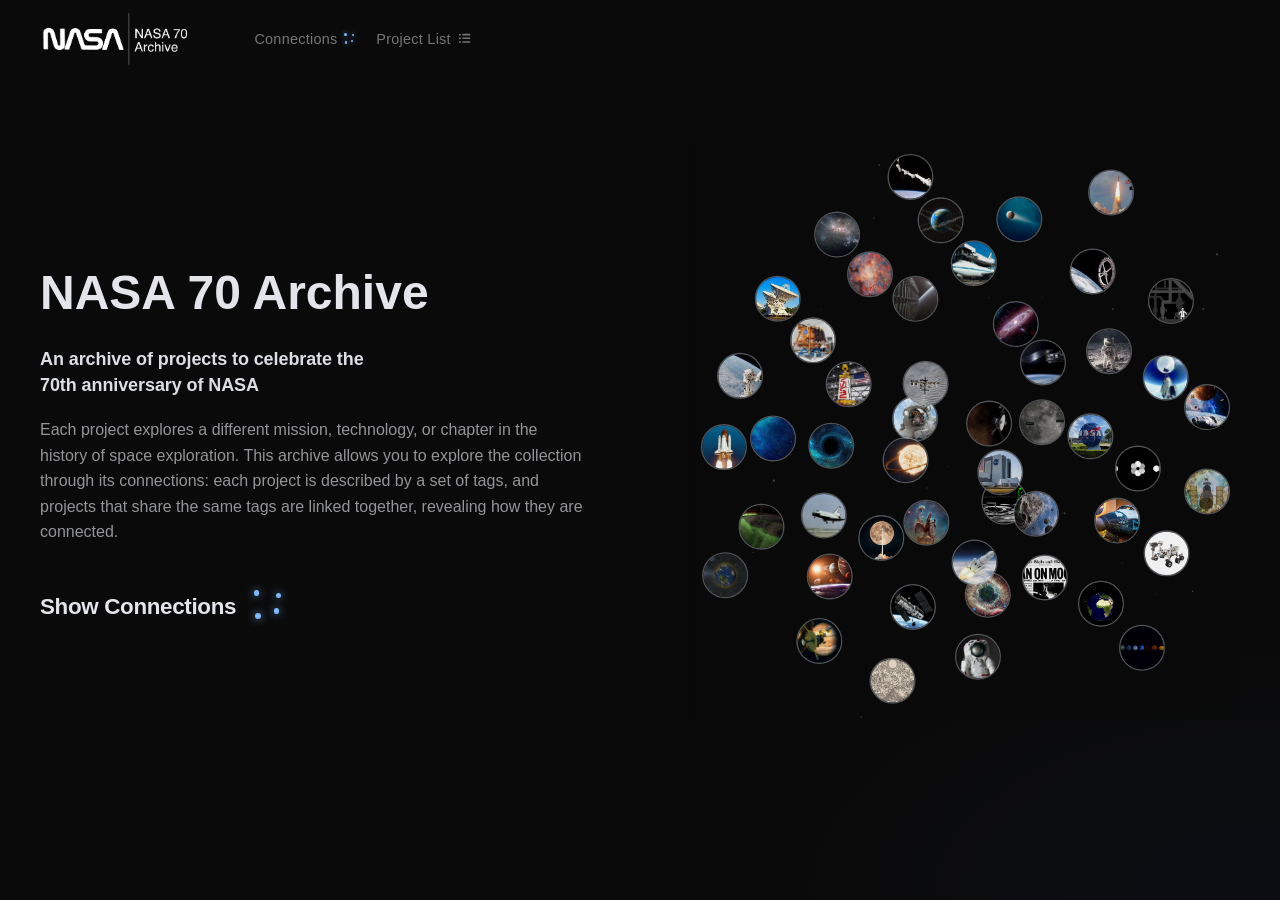
<file: index.html>
<!DOCTYPE html>
<html lang="it">
<head>
  <meta charset="utf-8">
  <meta name="viewport" content="width=device-width, initial-scale=1">
  <title>NASA70 — Home</title>
  <link rel="stylesheet" href="css/main.css?v=ambient-lines-fade">
</head>
<body class="page-top10 mode-home" data-mode="home">
  <header class="site-header">
    <div class="site-header__start">
      <a class="brand" href="index.html" aria-label="Torna alla Home">
        <img class="brand__logo" src="Logo/Logo2.png?v=2" alt="NASA 70 Archive" width="3465" height="1232" decoding="async">
      </a>
      <nav class="site-nav" aria-label="Sezioni">
        <a class="site-nav__link" href="explore.html" id="nav-connections-link">
          <span class="site-nav__linkLabel">Connections</span>
          <span class="site-nav__linkParticles" aria-hidden="true"><span></span><span></span><span></span><span></span></span>
        </a>
        <a class="site-nav__link" href="projects.html">
          <span class="site-nav__linkLabel">Project List</span>
          <svg class="site-nav__linkIcon" viewBox="2.5 2.5 19 19" fill="none" aria-hidden="true" focusable="false"><path d="M9 6h11M9 12h11M9 18h11" stroke="currentColor" stroke-width="2.6" stroke-linecap="round"/><path d="M4 6h.01M4 12h.01M4 18h.01" stroke="currentColor" stroke-width="3.2" stroke-linecap="round"/></svg>
        </a>
      </nav>
    </div>
    <button type="button" class="header__menuButton" id="legend-toggle" aria-label="Apri menu" aria-controls="legend-panel" aria-expanded="false">
      <span class="header__menuIcon" aria-hidden="true"></span>
    </button>
    <p class="header-meta" aria-hidden="true"><span id="coord-readout" class="mono"></span></p>
  </header>

  <div class="home-hero" id="home-hero">
    <h1 class="hero-nasa__title" id="hero-title">NASA 70 Archive</h1>
    <p class="hero-nasa__lead">An archive of projects to celebrate the<br>70th anniversary of NASA</p>
    <p class="hero-nasa__body">Each project explores a different mission, technology, or chapter in the history of space exploration. This archive allows you to explore the collection through its connections: each project is described by a set of tags, and projects that share the same tags are linked together, revealing how they are connected.</p>
    <a class="hero-nasa__cta" href="explore.html" id="hero-cta">
      <span class="hero-nasa__ctaLabel">Show Connections</span>
      <span class="hero-nasa__ctaParticles" aria-hidden="true"><span></span><span></span><span></span><span></span></span>
    </a>
  </div>

  <div class="top10-shell" id="top10-shell">
    <div class="top10-graph-pane" id="top10-graph-pane">
      <aside class="legend" id="legend-panel" aria-label="Legenda colori"></aside>
      <main class="main-stage" id="main-stage">
        <canvas id="starfield" class="starfield" aria-hidden="true"></canvas>
        <svg id="graph-svg" class="graph-svg" role="application" aria-label="Rete interattiva dei progetti del corso">
          <defs>
            <filter id="node-glow" x="-80%" y="-80%" width="260%" height="260%">
              <feGaussianBlur stdDeviation="1.8" result="b"/>
              <feMerge>
                <feMergeNode in="b"/>
                <feMergeNode in="SourceGraphic"/>
              </feMerge>
            </filter>
          </defs>
          <g id="zoom-layer">
            <g id="links-layer"></g>
            <g id="links-highlight-layer"></g>
            <g id="nodes-layer"></g>
          </g>
        </svg>
      </main>
      <nav class="filters" id="filter-bar" aria-label="Filtra per tag"></nav>
    </div>

    <aside class="top10-preview-pane" id="preview-pane" aria-label="Anteprima progetto">
      <div class="top10-preview-pane__inner" id="preview-inner">
        <p class="top10-preview__empty">Select a project to preview</p>
      </div>
    </aside>
  </div>

  <div id="mobile-peek" class="mobile-peek" hidden aria-live="polite"></div>

  <div id="tooltip" class="tooltip" role="tooltip" hidden></div>

  <div id="modal" class="modal" hidden aria-modal="true" role="dialog" aria-labelledby="modal-title">
    <div class="modal__backdrop" data-modal-close></div>
    <div class="modal__panel">
      <div class="modal__inner" id="modal-inner"></div>
    </div>
  </div>

  <script type="module" src="js/main.js?v=ambient-lines-fade"></script>
</body>
</html>
</file>
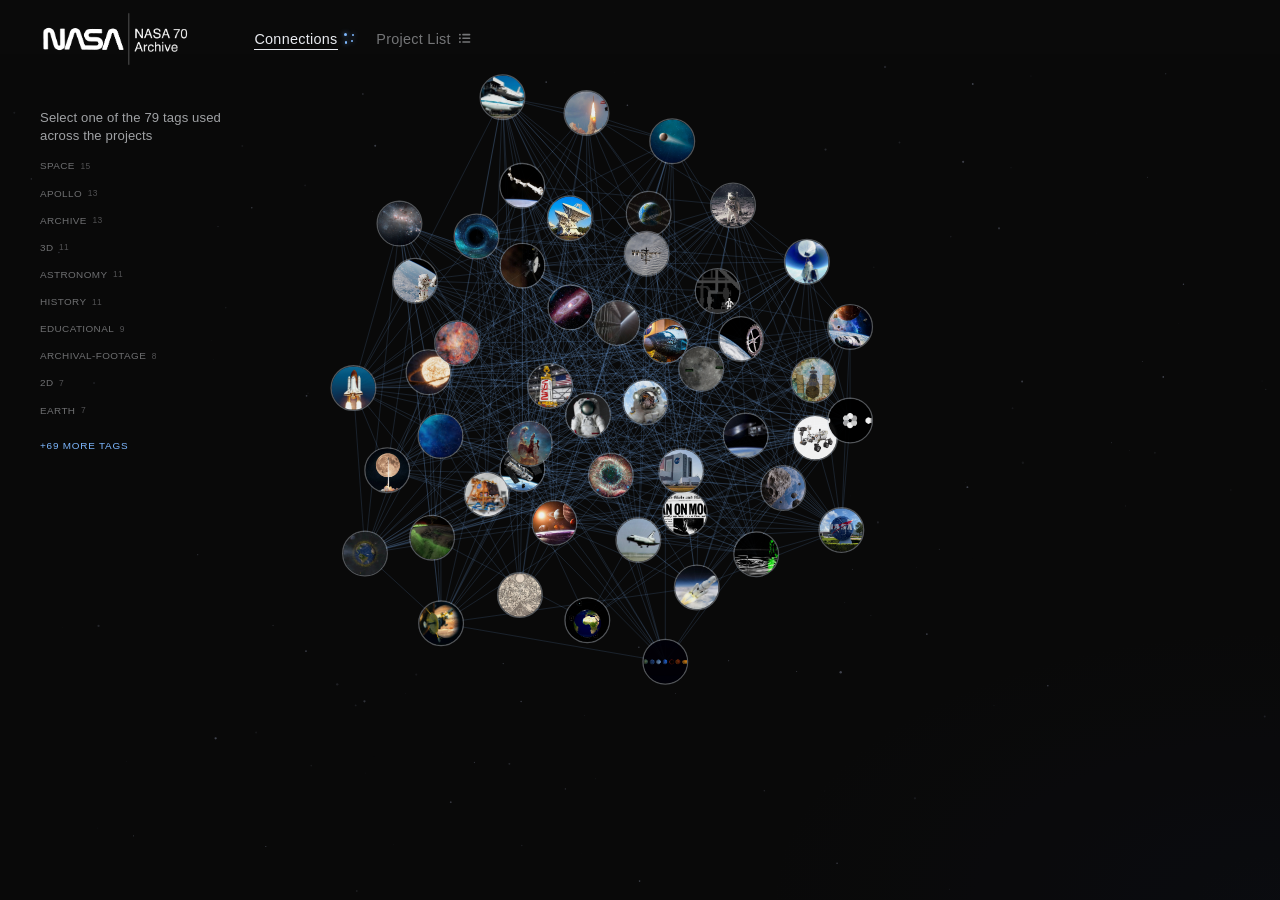
<file: explore.html>
<!DOCTYPE html>
<html lang="it">
<head>
  <meta charset="utf-8">
  <meta name="viewport" content="width=device-width, initial-scale=1">
  <title>NASA70 — Connections</title>
  <link rel="stylesheet" href="css/main.css?v=ambient-lines-fade">
</head>
<body class="page-top10 mode-connections" data-mode="connections">
  <header class="site-header">
    <div class="site-header__start">
      <a class="brand" href="index.html" aria-label="Torna alla Home">
        <img class="brand__logo" src="Logo/Logo2.png?v=2" alt="NASA 70 Archive" width="3465" height="1232" decoding="async">
      </a>
      <nav class="site-nav" aria-label="Sezioni">
        <a class="site-nav__link" href="explore.html" id="nav-connections-link">
          <span class="site-nav__linkLabel">Connections</span>
          <span class="site-nav__linkParticles" aria-hidden="true"><span></span><span></span><span></span><span></span></span>
        </a>
        <a class="site-nav__link" href="projects.html">
          <span class="site-nav__linkLabel">Project List</span>
          <svg class="site-nav__linkIcon" viewBox="2.5 2.5 19 19" fill="none" aria-hidden="true" focusable="false"><path d="M9 6h11M9 12h11M9 18h11" stroke="currentColor" stroke-width="2.6" stroke-linecap="round"/><path d="M4 6h.01M4 12h.01M4 18h.01" stroke="currentColor" stroke-width="3.2" stroke-linecap="round"/></svg>
        </a>
      </nav>
    </div>
    <button type="button" class="header__menuButton" id="legend-toggle" aria-label="Apri menu" aria-controls="legend-panel" aria-expanded="false">
      <span class="header__menuIcon" aria-hidden="true"></span>
    </button>
    <p class="header-meta" aria-hidden="true"><span id="coord-readout" class="mono"></span></p>
  </header>

  <div class="home-hero" id="home-hero">
    <h1 class="hero-nasa__title" id="hero-title">NASA 70 Archive</h1>
    <p class="hero-nasa__lead">An archive of projects to celebrate the<br>70th anniversary of NASA</p>
    <p class="hero-nasa__body">Each project explores a different mission, technology, or chapter in the history of space exploration. This archive allows you to explore the collection through its connections: each project is described by a set of tags, and projects that share the same tags are linked together, revealing how they are connected.</p>
    <a class="hero-nasa__cta" href="explore.html" id="hero-cta">
      <span class="hero-nasa__ctaLabel">Show Connections</span>
      <span class="hero-nasa__ctaParticles" aria-hidden="true"><span></span><span></span><span></span><span></span></span>
    </a>
  </div>

  <div class="top10-shell" id="top10-shell">
    <div class="top10-graph-pane" id="top10-graph-pane">
      <aside class="legend" id="legend-panel" aria-label="Legenda colori"></aside>
      <main class="main-stage" id="main-stage">
        <canvas id="starfield" class="starfield" aria-hidden="true"></canvas>
        <svg id="graph-svg" class="graph-svg" role="application" aria-label="Rete interattiva dei progetti del corso">
          <defs>
            <filter id="node-glow" x="-80%" y="-80%" width="260%" height="260%">
              <feGaussianBlur stdDeviation="1.8" result="b"/>
              <feMerge>
                <feMergeNode in="b"/>
                <feMergeNode in="SourceGraphic"/>
              </feMerge>
            </filter>
          </defs>
          <g id="zoom-layer">
            <g id="links-layer"></g>
            <g id="links-highlight-layer"></g>
            <g id="nodes-layer"></g>
          </g>
        </svg>
      </main>
      <nav class="filters" id="filter-bar" aria-label="Filtra per tag"></nav>
    </div>

    <aside class="top10-preview-pane" id="preview-pane" aria-label="Anteprima progetto">
      <div class="top10-preview-pane__inner" id="preview-inner">
        <p class="top10-preview__empty">Select a project to preview</p>
      </div>
    </aside>
  </div>

  <div id="mobile-peek" class="mobile-peek" hidden aria-live="polite"></div>

  <div id="tooltip" class="tooltip" role="tooltip" hidden></div>

  <div id="modal" class="modal" hidden aria-modal="true" role="dialog" aria-labelledby="modal-title">
    <div class="modal__backdrop" data-modal-close></div>
    <div class="modal__panel">
      <div class="modal__inner" id="modal-inner"></div>
    </div>
  </div>

  <script type="module" src="js/main.js?v=ambient-lines-fade"></script>
</body>
</html>
</file>
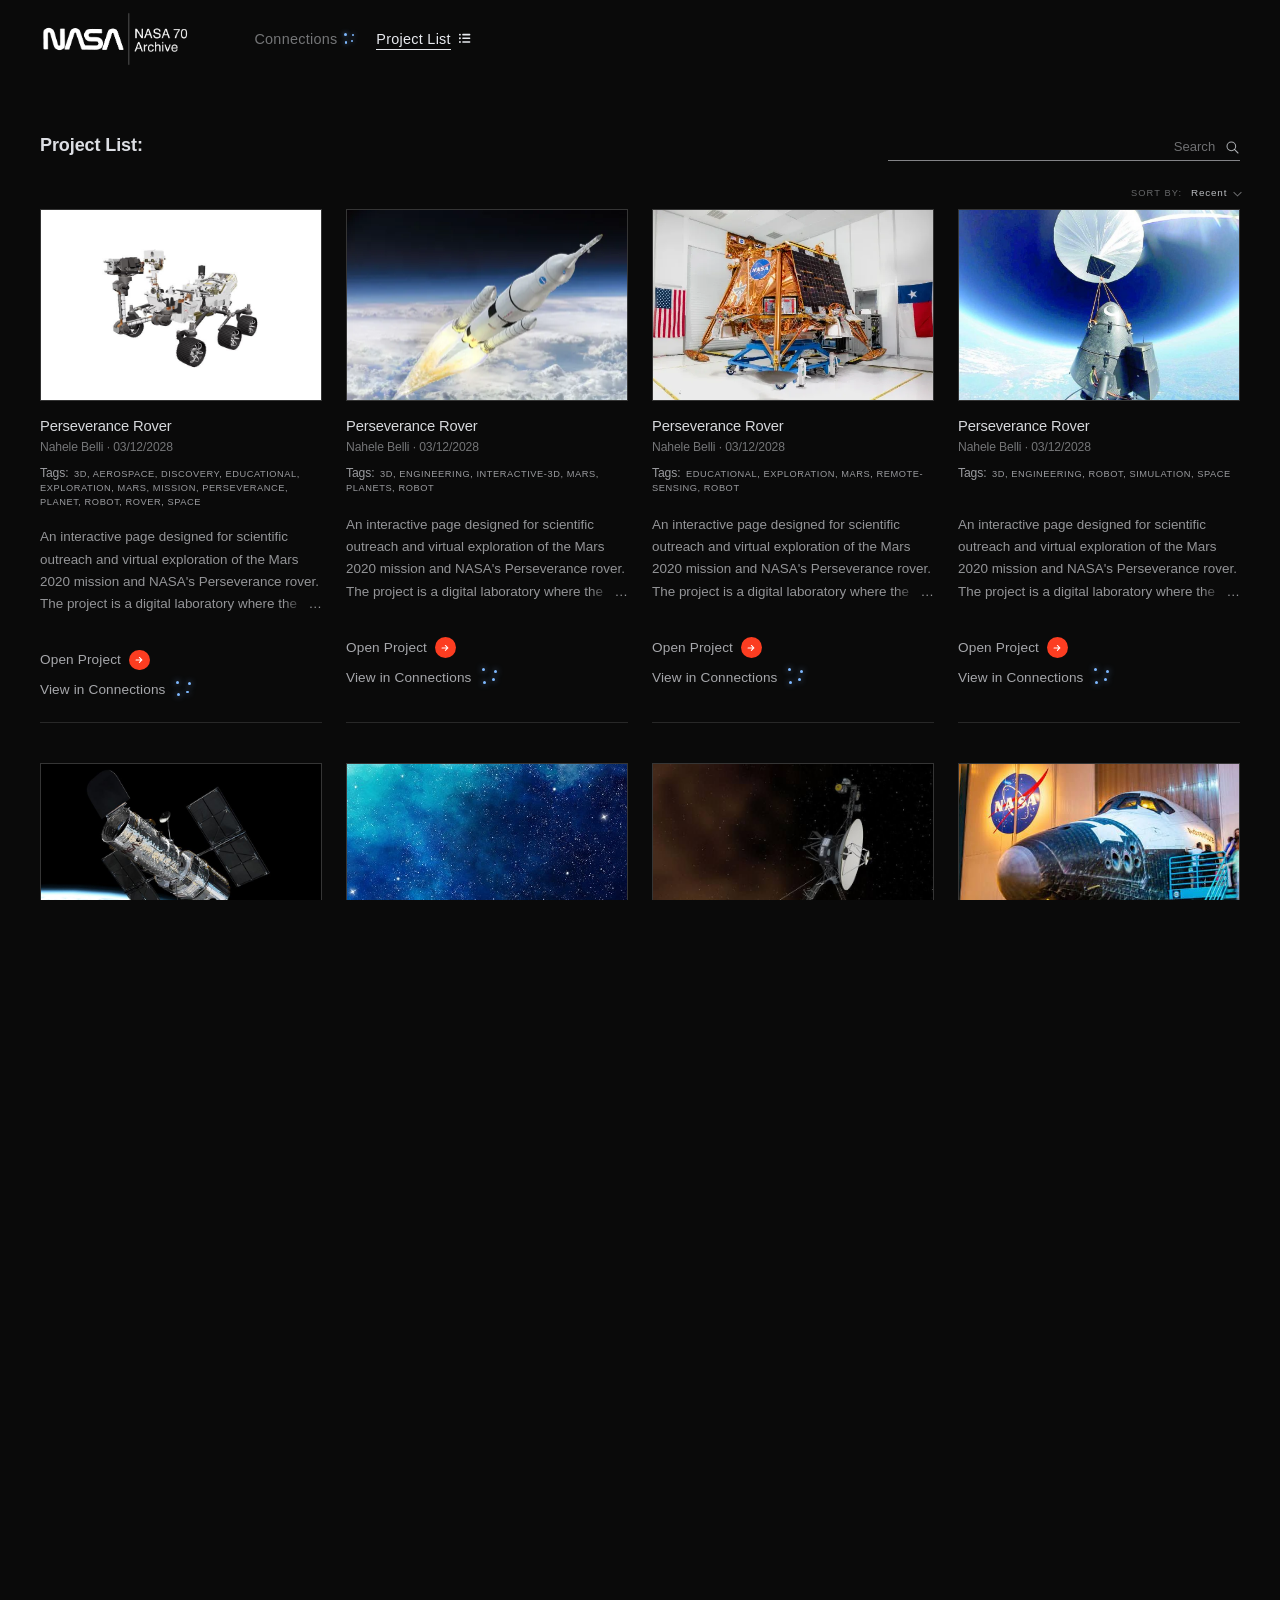
<file: projects.html>
<!DOCTYPE html>
<html lang="it">
<head>
  <meta charset="utf-8">
  <meta name="viewport" content="width=device-width, initial-scale=1">
  <title>NASA70 — Project List</title>
  <link rel="stylesheet" href="css/main.css?v=ambient-lines-fade">
</head>
<body class="page-explore">
  <header class="site-header site-header--scheda">
    <div class="site-header__start">
      <a class="brand" href="index.html" aria-label="Torna alla Home">
        <img class="brand__logo" src="Logo/Logo2.png?v=2" alt="NASA 70 Archive" width="3465" height="1232" decoding="async">
      </a>
      <nav class="site-nav" aria-label="Sezioni">
        <a class="site-nav__link" href="explore.html">
          <span class="site-nav__linkLabel">Connections</span>
          <span class="site-nav__linkParticles" aria-hidden="true"><span></span><span></span><span></span><span></span></span>
        </a>
        <a class="site-nav__link site-nav__link--active" href="projects.html" aria-current="page">
          <span class="site-nav__linkLabel">Project List</span>
          <svg class="site-nav__linkIcon" viewBox="2.5 2.5 19 19" fill="none" aria-hidden="true" focusable="false"><path d="M9 6h11M9 12h11M9 18h11" stroke="currentColor" stroke-width="2.6" stroke-linecap="round"/><path d="M4 6h.01M4 12h.01M4 18h.01" stroke="currentColor" stroke-width="3.2" stroke-linecap="round"/></svg>
        </a>
      </nav>
    </div>
  </header>

  <main class="explore-main" id="explore-main">
    <div class="explore-main__inner">
      <p class="explore-main__status mono" id="explore-status" hidden>Caricamento archivio…</p>
      <div class="explore-toolbar" id="explore-toolbar" hidden>
        <div class="explore-toolbar__col">
          <div class="explore-toolbar__headRow">
            <h2 class="projects-section__title">Project List<span class="projects-section__titleColon">:</span></h2>
            <div class="explore-search">
              <label class="explore-search__label" for="explore-search-input">
                <span class="explore-search__control">
                  <input
                    type="search"
                    class="explore-search__input"
                    id="explore-search-input"
                    placeholder=" "
                    autocomplete="off"
                    spellcheck="false"
                    aria-label="Search by name or author"
                  >
                  <span class="explore-search__hint" aria-hidden="true">Search</span>
                  <svg class="explore-search__icon" viewBox="0 0 24 24" fill="none" focusable="false" aria-hidden="true">
                    <circle cx="11" cy="11" r="6.5" stroke="currentColor" stroke-width="1.6"/>
                    <path d="M16 16l5 5" stroke="currentColor" stroke-width="1.6" stroke-linecap="round"/>
                  </svg>
                </span>
              </label>
            </div>
          </div>
          <div class="explore-toolbar__sortRow">
            <div class="explore-sortFilter" id="explore-sort-filter">
              <span class="explore-toolbar__label mono">Sort by:</span>
              <button
                type="button"
                class="explore-sortFilter__trigger mono"
                id="explore-sort-trigger"
                aria-expanded="false"
                aria-controls="explore-sort-panel"
              >
                <span class="explore-sortFilter__value" id="explore-sort-value"></span>
                <span class="explore-sortFilter__chev" aria-hidden="true"></span>
              </button>
            </div>
          </div>
          <div class="explore-sortFilter__panel" id="explore-sort-panel">
            <div class="explore-sortFilter__panelInner">
              <ul class="explore-sortFilter__list" id="explore-sort-list" role="listbox" aria-label="Ordina progetti"></ul>
            </div>
          </div>
        </div>
      </div>
      <ul class="explore-list" id="explore-list" aria-label="Elenco progetti"></ul>
    </div>
  </main>

  <script type="module" src="js/explore.js?v=ambient-lines-fade"></script>
</body>
</html>
</file>
<file: css/main.css>
:root {
  --void: #0a0a0a;
  --void-mid: #121212;
  --void-edge: #1a1a1a;
  --text: #e8eaef;
  --text-muted: rgba(232, 234, 239, 0.55);
  --line: rgba(200, 210, 255, 0.12);
  --line-strong: rgba(200, 210, 255, 0.22);
  --panel: rgba(12, 14, 22, 0.92);
  --panel-border: rgba(255, 255, 255, 0.06);
  --accent: #7eb8ff;
  --nasa-red: #fc3d21;
  --nasa-red-hover: #ff5a40;
  --font-sans: "Helvetica Neue", Helvetica, Arial, sans-serif;
  --font-mono: "Helvetica Neue", Helvetica, Arial, sans-serif;
  --explore-inset: clamp(1.5rem, 3.5vw, 2.5rem);
  --brand-logo-width: 152px;
  /* Stesso valore di --explore-inset: header e contenuto restano sempre
     allineati sullo stesso bordo sinistro/destro a ogni larghezza. */
  --header-pad-inline: var(--explore-inset);
  --header-nav-gap: 1.35rem;
  --nav-extra-offset: 2rem;
  --nav-link-pad-inline: 0.55rem;
  --cluster-moon: #c4b5fd;
  --cluster-mars: #fca5a5;
  --cluster-earth: #6ee7b7;
  --cluster-audio: #fcd34d;
  --cluster-data: #93c5fd;
  --cluster-play: #f9a8d4;
  --cluster-heritage: #d4d4d8;
  --cluster-media: #a5b4fc;
  --radius: 10px;
  --transition: 0.35s cubic-bezier(0.22, 1, 0.36, 1);
  /* Morph Home ⇄ Connections (vedi .home-hero / .top10-shell): più lento
     di --transition, così il grafo ha il tempo di "aprirsi" con calma
     invece di scattare. La sequenza è coreografata in main.js
     (activateConnections): prima si accendono i collegamenti (a riquadro
     ancora fermo), POI parte questo movimento/ridimensionamento. */
  --morph-transition: 1.3s cubic-bezier(0.22, 1, 0.36, 1);
}

@media (prefers-reduced-motion: reduce) {
  :root {
    --morph-transition: 0.01ms;
  }
}

/* Registrata come <length> così può transire in modo fluido (vedi
   .top10-shell): un custom property "plain" cambierebbe di colpo anche se
   elencato in una transition. */
@property --preview-reserve {
  syntax: "<length>";
  inherits: true;
  initial-value: 0px;
}

*,
*::before,
*::after {
  box-sizing: border-box;
}

/* Cross-document View Transition per le navigazioni reali rimaste tra
   pagine diverse (es. Project List → Connections): Home ⇄ Connections non
   naviga più, vedi .home-hero / .top10-shell e l'orchestrazione in main.js.
   Nei browser che non la supportano questa regola viene semplicemente
   ignorata: la navigazione resta quella normale, nessun fallback JS
   necessario. */
@media not (prefers-reduced-motion: reduce) {
  @view-transition {
    navigation: auto;
  }
}

html,
body {
  margin: 0;
  height: 100%;
  background: var(--void);
  color: var(--text);
  font-family: var(--font-sans);
  overflow: hidden;
  -webkit-tap-highlight-color: transparent;
}

body {
  background-image: radial-gradient(ellipse 80% 60% at 100% 100%, rgba(30, 40, 90, 0.12), transparent 50%);
}

.site-header {
  position: fixed;
  top: 0;
  left: 0;
  right: 0;
  z-index: 20;
  display: flex;
  align-items: center;
  justify-content: space-between;
  padding: 0.75rem var(--header-pad-inline);
  pointer-events: none;
  background: transparent;
  border-bottom: 1px solid transparent;
  backdrop-filter: blur(0);
  -webkit-backdrop-filter: blur(0);
  transition:
    background var(--transition),
    border-color var(--transition),
    backdrop-filter var(--transition),
    -webkit-backdrop-filter var(--transition);
}

.site-header.is-scrolled {
  background: rgba(10, 10, 10, 0.78);
  border-bottom-color: rgba(255, 255, 255, 0.06);
  backdrop-filter: blur(14px);
  -webkit-backdrop-filter: blur(14px);
}

.site-header > * {
  pointer-events: auto;
}

.header__menuButton {
  display: none;
  align-items: center;
  justify-content: center;
  width: 44px;
  height: 44px;
  border-radius: 12px;
  border: 1px solid rgba(255, 255, 255, 0.1);
  background: rgba(10, 12, 20, 0.62);
  backdrop-filter: blur(10px);
  box-shadow: 0 10px 26px rgba(0, 0, 0, 0.35);
  color: var(--text);
  cursor: pointer;
}

.header__menuIcon {
  position: relative;
  width: 18px;
  height: 18px;
}

.header__menuIcon::before,
.header__menuIcon::after,
.header__menuIcon {
  display: block;
}

.header__menuIcon::before,
.header__menuIcon::after {
  content: "";
  position: absolute;
  left: 0;
  right: 0;
  height: 2px;
  border-radius: 999px;
  background: rgba(232, 234, 239, 0.9);
  box-shadow: 0 0 10px rgba(126, 184, 255, 0.12);
}

.header__menuIcon::before {
  top: 50%;
  transform: translateY(-50%) rotate(90deg);
  transform-origin: 50% 50%;
}

.header__menuIcon::after {
  top: 50%;
  transform: translateY(-50%);
}

.header__menuIcon {
  background: transparent;
}

/* Aperto: da + a − */
.header__menuButton[aria-expanded="true"] .header__menuIcon::before {
  opacity: 0;
}

.brand {
  display: flex;
  align-items: center;
  gap: 0.75rem;
  text-decoration: none;
  color: inherit;
  flex-shrink: 0;
}

.site-header__start {
  display: flex;
  align-items: center;
  gap: var(--header-nav-gap);
  min-width: 0;
}

.site-nav {
  display: flex;
  align-items: center;
  gap: 0.15rem;
  margin-left: var(--nav-extra-offset);
}

.site-nav__link {
  display: inline-flex;
  align-items: center;
  gap: 0.32rem;
  font-family: var(--font-mono);
  font-size: 0.9rem;
  letter-spacing: 0.02em;
  text-transform: none;
  text-decoration: none;
  color: rgba(232, 234, 239, 0.48);
  padding: 0.35rem var(--nav-link-pad-inline);
  background: transparent;
  border: 0;
  transition: color var(--transition), text-decoration-color var(--transition);
}

.site-nav__linkParticles {
  position: relative;
  display: inline-block;
  flex: none;
  width: 0.85rem;
  height: 0.85rem;
}

.site-nav__linkParticles span {
  position: absolute;
  width: 0.14rem;
  height: 0.14rem;
  border-radius: 999px;
  background: var(--accent);
  box-shadow: 0 0 5px rgba(126, 184, 255, 0.85);
  animation: exploreParticleDrift 2.8s ease-in-out infinite;
}

.site-nav__linkParticles span:nth-child(1) {
  top: 8%;
  left: 12%;
  animation-delay: 0s;
}

.site-nav__linkParticles span:nth-child(2) {
  top: 55%;
  left: 62%;
  animation-delay: 0.7s;
}

.site-nav__linkParticles span:nth-child(3) {
  top: 68%;
  left: 15%;
  animation-delay: 1.4s;
}

.site-nav__linkParticles span:nth-child(4) {
  top: 15%;
  left: 68%;
  animation-delay: 2.1s;
}

@media (prefers-reduced-motion: reduce) {
  .site-nav__linkParticles span {
    animation: none;
  }
}

/* Icona lista accanto a "Project List" (stessa di "View in Project List"
   nell'anteprima). Distanza dal testo come le particelle di "Connections";
   alzata di poco per centrarla otticamente sulle maiuscole del testo
   invece che sulla linea di base. */
.site-nav__linkIcon {
  flex: none;
  width: 0.72rem;
  height: 0.72rem;
  margin-left: 0.2rem;
  transform: translateY(-0.03rem);
}

.site-nav__link:hover {
  color: rgba(232, 234, 239, 0.88);
}

.site-nav__link--active {
  color: var(--text);
}

.site-nav__linkLabel {
  position: relative;
  display: inline-block;
}

.site-nav__linkLabel::after {
  content: "";
  position: absolute;
  left: 0;
  right: 0;
  bottom: -3px;
  height: 1px;
  background: currentColor;
  transform: scaleX(0);
  transform-origin: left center;
  transition: transform 0.25s ease;
}

.site-nav__link:hover .site-nav__linkLabel::after,
.site-nav__link:focus-visible .site-nav__linkLabel::after,
.site-nav__link--active .site-nav__linkLabel::after {
  transform: scaleX(1);
}

.brand__logo {
  display: block;
  width: var(--brand-logo-width);
  height: auto;
  object-fit: contain;
}

.brand__text {
  display: flex;
  flex-direction: column;
  gap: 0.1rem;
}

.brand__title {
  font-size: 0.95rem;
  font-weight: 600;
  letter-spacing: 0.12em;
  text-transform: uppercase;
}

.brand__subtitle {
  font-size: 0.72rem;
  color: var(--text-muted);
  letter-spacing: 0.08em;
  text-transform: uppercase;
}

.header-meta {
  margin: 0;
  font-size: 0.65rem;
  color: var(--text-muted);
}

.mono {
  font-family: var(--font-mono);
  letter-spacing: 0.04em;
}

.main-stage {
  position: fixed;
  inset: 0;
  z-index: 0;
}

.starfield {
  position: absolute;
  inset: 0;
  width: 100%;
  height: 100%;
  display: block;
}

.graph-svg {
  position: absolute;
  inset: 0;
  width: 100%;
  height: 100%;
  cursor: grab;
  touch-action: none;
  -webkit-user-select: none;
  user-select: none;
}

.graph-svg,
.graph-svg * {
  -webkit-user-drag: none;
  user-select: none;
}

.graph-svg:active {
  cursor: grabbing;
}

.graph-svg .link {
  fill: none;
  stroke: none !important;
  stroke-width: 0 !important;
  stroke-opacity: 0 !important;
  pointer-events: none !important;
  visibility: hidden;
}

.graph-svg .link--strength {
  stroke-width: 0.55;
  stroke-opacity: 0.62;
}

.graph-svg .link--mid {
  stroke-width: 0.65;
  stroke-opacity: 0.74;
}

.graph-svg .link--warm {
  stroke-width: 0.78;
  stroke-opacity: 0.86;
}

.graph-svg .link--macro,
.graph-svg .link--tag {
  stroke-width: 0.55;
  stroke-opacity: 0.62;
}

/* Linee dinamiche disegnate dal nodo attivo (hover/click) verso OGNI
   progetto che condivide almeno un tag — indipendenti dagli archi statici
   del grafo, così collegano sempre tutti i progetti che restano attivi.
   Stile alone/rete: traccia sottile molto trasparente, con tanti pallini
   quanti sono i tag condivisi che viaggiano in loop lungo la linea (il
   "passaggio dati"), posizionati via JS in graph.js. */
.graph-svg .focus-link {
  fill: none;
  stroke: var(--accent);
  stroke-width: 1;
  stroke-opacity: 0.32;
  stroke-linecap: round;
  pointer-events: none;
  filter: drop-shadow(0 0 4px rgba(126, 184, 255, 0.5));
}

.graph-svg .focus-link__dot {
  fill: var(--accent);
  pointer-events: none;
  filter: drop-shadow(0 0 3px rgba(126, 184, 255, 0.95));
}

/* Vista ambient (nessun hover/selezione attivi, niente pallini animati,
   vedi renderAllHighlightLinks): linee più trasparenti di quelle "in
   evidenza" mostrate in hover/click su un progetto, che restano invariate
   (.focus-link di base). */
.graph-svg .focus-link--ambient {
  stroke-opacity: 0.14;
  filter: none;
}

/* Coppie che coinvolgono un progetto "spento" dal filtro tag: stessa
   attenuazione visiva dei nodi .graph-node--inactive (non spariscono, solo
   una linea piatta senza glow né pallini animati — quelli restano solo per
   le coppie attive). */
.graph-svg .focus-link--dim {
  stroke-width: 0.7;
  stroke-opacity: 0.05;
  filter: none;
}

.graph-node {
  cursor: grab;
  opacity: 1;
}

.graph-node--dim {
  opacity: 0.14;
}

/* Progetto "spento" quando un altro è selezionato e non ha tag in comune:
   non più cliccabile né hoverabile. */
.graph-node--off {
  opacity: 0.12;
  cursor: default;
  pointer-events: none;
}

.graph-node--off .graph-node__hit {
  pointer-events: none !important;
}

/* Con una selezione attiva, hover su UN altro progetto ancora attivo: gli
   altri progetti attivi (non selezionati, non sotto hover) si attenuano
   invece di sparire, restando comunque hoverabili — stessa opacità di
   .graph-node--inactive per coerenza visiva, ma senza spegnere i pointer-
   events (permette di spostarsi da un progetto attivo all'altro). */
.graph-node--selection-dim {
  opacity: 0.32;
  transition: opacity 0.25s ease;
}

/* Progetto selezionato (clic): anello esterno bianco ben visibile.
   Usiamo l'halo (raggio ringR*1.5) così l'anello sta più all'esterno e si
   distingue dall'outline che abbraccia la miniatura. */
.graph-node--selected .graph-node__halo {
  stroke: #ffffff !important;
  stroke-opacity: 1 !important;
  stroke-width: 2px !important;
}

.graph-node--selected .graph-node__thumb {
  opacity: 1;
}

.graph-node--inactive {
  opacity: 0.32;
  cursor: default;
  transition: opacity 0.4s ease;
}

.graph-node--inactive .graph-node__ring {
  stroke-opacity: 0.12 !important;
}

.graph-node--inactive .graph-node__thumb {
  opacity: 0.7;
}

.graph-node--inactive:hover {
  opacity: 0.55;
}

.graph-node--neighbor {
  opacity: 0.62;
}

.graph-node--pinned {
  opacity: 1;
}

.graph-node--pinned .graph-node__ring {
  stroke: rgba(255, 255, 255, 0.95);
  stroke-opacity: 1;
  stroke-width: 2.6;
}

.graph-node--pinned .graph-node__halo {
  stroke-opacity: 0.62;
}

.graph-node--pinned .graph-node__thumb {
  opacity: 1;
  filter: drop-shadow(0 0 10px rgba(255, 255, 255, 0.42)) drop-shadow(0 0 22px rgba(170, 195, 255, 0.32));
}

@media (prefers-reduced-motion: no-preference) {
  .graph-node--pinned .graph-node__halo {
    animation: graph-node-halo 2.6s ease-in-out infinite;
  }
}

@keyframes graph-node-halo {
  0%,
  100% {
    stroke-opacity: 0.42;
  }
  50% {
    stroke-opacity: 0.78;
  }
}

.graph-node:active {
  cursor: grabbing;
}

.graph-node__ring {
  pointer-events: none;
  stroke: rgba(200, 206, 218, 0.52);
  transition: stroke-opacity 0.25s ease, r 0.3s ease, stroke-width 0.25s ease;
}

.graph-node__hit {
  pointer-events: all;
  fill: transparent !important;
  stroke: none !important;
  cursor: grab;
}

.graph-node__thumb {
  pointer-events: none;
  opacity: 0.94;
  transition: opacity 0.25s ease;
}

.graph-node:hover .graph-node__ring,
.graph-node:focus-visible .graph-node__ring,
.graph-node--focus .graph-node__ring {
  stroke-opacity: 0.95;
  r: 18.5;
  stroke-width: 1.8;
}

.graph-node:hover .graph-node__thumb,
.graph-node:focus-visible .graph-node__thumb,
.graph-node--focus .graph-node__thumb {
  opacity: 1;
}

.graph-node:focus {
  outline: none;
}

.graph-node:focus-visible {
  outline: none;
}

.graph-node:focus-visible .graph-node__ring {
  stroke-opacity: 1;
  stroke-width: 2.05;
}

.legend {
  display: none !important;
  position: fixed;
  top: 4.25rem;
  right: var(--explore-inset, clamp(1rem, 2.8vw, 1.65rem));
  z-index: 18;
  width: min(10.5rem, calc(100vw - 2rem));
  max-height: min(72vh, calc(100vh - 11rem));
  overflow: auto;
  padding: 0;
  border: 0;
  background: transparent;
  box-shadow: none;
  backdrop-filter: none;
  -webkit-backdrop-filter: none;
  pointer-events: auto;
  text-align: right;
  -webkit-overflow-scrolling: touch;
}

.legend__section {
  margin-bottom: 1rem;
}

.legend__section--tags {
  margin-bottom: 0;
}

.legend__heading {
  margin: 0 0 0.4rem;
  font-size: 0.58rem;
  font-weight: 400;
  letter-spacing: 0.12em;
  text-transform: uppercase;
  color: rgba(232, 234, 239, 0.42);
}

.legend__scale {
  display: flex;
  flex-direction: column;
  align-items: stretch;
  gap: 0.28rem;
}

.legend__scaleBar {
  display: block;
  width: 100%;
  height: 2px;
  border-radius: 999px;
  opacity: 0.88;
}

.legend__scaleLabels {
  display: flex;
  justify-content: space-between;
  gap: 0.35rem;
}

.legend__scaleLabel {
  font-size: 0.58rem;
  letter-spacing: 0.06em;
  color: rgba(232, 234, 239, 0.42);
}

.legend__list {
  display: flex;
  flex-direction: column;
  gap: 0.22rem;
}

.legend__list--tags {
  max-height: 10.5rem;
  overflow-y: auto;
  padding-right: 0.1rem;
}

.legend__row {
  display: flex;
  align-items: center;
  justify-content: flex-end;
  gap: 0.4rem;
  min-height: 1.1rem;
}

.legend__swatch {
  flex-shrink: 0;
  width: 0.42rem;
  height: 0.42rem;
  border-radius: 50%;
  box-shadow: none;
  opacity: 0.9;
}

.legend__label {
  font-family: var(--font-sans);
  font-size: 0.72rem;
  line-height: 1.3;
  letter-spacing: -0.01em;
  color: rgba(232, 234, 239, 0.78);
}

.legend__empty {
  margin: 0;
  font-size: 0.72rem;
  color: rgba(232, 234, 239, 0.42);
}

.filters {
  position: fixed;
  bottom: 0;
  left: 0;
  right: 0;
  z-index: 15;
  display: flex;
  flex-wrap: wrap;
  align-items: center;
  justify-content: flex-start;
  gap: 0.55rem 0.85rem;
  max-height: 38vh;
  overflow-y: auto;
  padding: 0.65rem var(--explore-inset, clamp(1rem, 2.8vw, 1.65rem))
    calc(var(--explore-inset, clamp(1rem, 2.8vw, 1.65rem)) + env(safe-area-inset-bottom));
  pointer-events: none;
  -webkit-overflow-scrolling: touch;
}

.filters > * {
  pointer-events: auto;
}

.filters__heading {
  flex: 1 1 100%;
  margin: 0 0 0.1rem;
  font-size: 0.62rem;
  letter-spacing: 0.08em;
  text-transform: uppercase;
  text-align: left;
  color: rgba(232, 234, 239, 0.42);
}

.filter-pill {
  position: relative;
  display: inline-flex;
  align-items: center;
  gap: 0.35rem;
  margin: 0;
  padding: 0.28rem 0;
  border: 0;
  border-radius: 0;
  background: transparent;
  font-family: var(--font-mono);
  font-size: 0.62rem;
  text-transform: uppercase;
  letter-spacing: 0.08em;
  color: rgba(232, 234, 239, 0.45);
  cursor: pointer;
  transition: color var(--transition);
}

.filter-pill--tag .filter-pill__label {
  max-width: 7.5rem;
  overflow: hidden;
  text-overflow: ellipsis;
  white-space: nowrap;
}

/* Stessa sottolineatura animata (scaleX) usata per gli altri link del
   sito: appare in hover/focus e resta "accesa" sul tag attualmente
   selezionato, invece del text-decoration statico. Sul bottone (non sulla
   label) perché quella dei singoli tag ha overflow:hidden per l'ellissi,
   che taglierebbe via una pseudo-classe posizionata al suo interno. */
.filter-pill::after {
  content: "";
  position: absolute;
  left: 0;
  right: 0;
  bottom: -3px;
  height: 1px;
  background: currentColor;
  transform: scaleX(0);
  transform-origin: left center;
  transition: transform 0.25s ease;
}

.filter-pill:hover::after,
.filter-pill:focus-visible::after,
.filter-pill[aria-pressed="true"]::after {
  transform: scaleX(1);
}

.filter-pill:hover {
  color: rgba(232, 234, 239, 0.82);
}

/* "×" a destra del tag selezionato: cliccando il tag attivo lo si
   deseleziona (torna la vista con tutti i progetti). */
.filter-pill__clear {
  margin-left: 0.15rem;
  font-size: 1.25em;
  line-height: 1;
  color: rgba(232, 234, 239, 0.7);
  transition: color var(--transition);
}

.filter-pill:hover .filter-pill__clear {
  color: var(--text);
}

/* Numero di progetti con quel tag, accanto al nome (più tenue). */
.filter-pill__count {
  font-size: 0.85em;
  color: rgba(232, 234, 239, 0.32);
}

/* Lista espansa ("+N more tags"): cresce fino allo spazio disponibile e
   poi scorre, con "Show less" sempre visibile sotto. Mobile (fascia in
   basso): altezza limitata per non coprire il grafo. */
.filters__tags--scroll {
  max-height: 30vh;
  min-height: 0;
  overflow-y: auto;
  overscroll-behavior: contain;
  scrollbar-width: thin;
  scrollbar-color: rgba(232, 234, 239, 0.25) transparent;
  padding-right: 0.4rem;
}

/* Bottone "+N more tags" / "Show less" sotto l'elenco dei tag. */
.filters__more {
  position: relative;
  margin: 0;
  padding: 0.28rem 0;
  border: 0;
  background: transparent;
  font-size: 0.62rem;
  text-transform: uppercase;
  letter-spacing: 0.08em;
  color: var(--accent);
  cursor: pointer;
  justify-self: start;
}

.filters__more::after {
  content: "";
  position: absolute;
  left: 0;
  right: 0;
  bottom: -3px;
  height: 1px;
  background: currentColor;
  transform: scaleX(0);
  transform-origin: left center;
  transition: transform 0.25s ease;
}

.filters__more:hover::after,
.filters__more:focus-visible::after {
  transform: scaleX(1);
}

.filter-pill[aria-pressed="true"] {
  color: rgba(232, 234, 239, 0.92);
}

.tooltip {
  position: fixed;
  z-index: 25;
  max-width: min(280px, calc(100vw - 2rem));
  padding: 0.5rem 0.6rem;
  border-radius: 6px;
  border: 1px solid var(--panel-border);
  background: rgba(12, 14, 22, 0.15);
  backdrop-filter: blur(12px);
  box-shadow: 0 16px 48px rgba(0, 0, 0, 0.45);
  pointer-events: none;
  transition: opacity 0.2s ease;
}

/* Il tooltip "Shares N tags" riusa .preview-panel__sharedTags (stesso
   blocco del pannello anteprima): lì ha già margine/padding/bordo suoi,
   che qui si sommerebbero al padding del tooltip stesso, rendendo il
   riquadro più ingombrante del necessario per una singola riga di testo. */
.tooltip .preview-panel__sharedTags {
  margin: 0;
  padding: 0.35rem 0.5rem;
  border-left-width: 2px;
  border-radius: 0 3px 3px 0;
}

.tooltip .preview-panel__sharedTagsLine {
  font-size: 0.68rem;
  line-height: 1.4;
}

.tooltip[hidden] {
  display: none;
}

.graph-cursor-cta {
  position: fixed;
  z-index: 30;
  left: 0;
  top: 0;
  pointer-events: none;
}

.graph-cursor-cta[hidden] {
  display: none;
}

.graph-cursor-cta__link {
  pointer-events: auto;
  font-family: var(--font-mono);
  font-size: 0.56rem;
  font-weight: 400;
  letter-spacing: 0.12em;
  text-transform: uppercase;
  text-decoration: underline;
  text-decoration-color: rgba(232, 234, 239, 0.72);
  text-underline-offset: 0.32em;
  text-decoration-thickness: 1px;
  color: var(--text);
  white-space: nowrap;
}

.graph-cursor-cta__link:hover {
  color: rgba(232, 234, 239, 0.88);
}

.tooltip__img {
  width: 100%;
  aspect-ratio: 16 / 10;
  object-fit: cover;
  border-radius: 6px;
  margin-bottom: 0.55rem;
  opacity: 0.92;
}

.tooltip__author {
  margin: 0 0 0.4rem;
  font-family: var(--font-sans);
  font-size: 0.72rem;
  font-weight: 400;
  letter-spacing: 0;
  text-transform: none;
  color: rgba(232, 234, 239, 0.42);
  line-height: 1.35;
}

.tooltip__title {
  margin: 0 0 0.35rem;
  font-family: var(--font-sans);
  font-size: clamp(0.82rem, 1.15vw, 0.98rem);
  font-weight: 400;
  line-height: 1.3;
  letter-spacing: -0.01em;
  display: block;
}

.tooltip__titleText {
  min-width: 0;
  display: inline-flex;
  align-items: center;
  gap: 0.45rem;
}

.tooltip__catDot {
  width: 0.62rem;
  height: 0.62rem;
  border-radius: 999px;
  flex: 0 0 auto;
  box-shadow: 0 0 0 1px rgba(255, 255, 255, 0.14), 0 0 14px rgba(255, 255, 255, 0.08);
  opacity: 0.95;
}

.tooltip__excerpt {
  margin: 0 0 0.5rem;
  font-size: 0.78rem;
  color: var(--text-muted);
  line-height: 1.45;
  display: -webkit-box;
  -webkit-line-clamp: 3;
  -webkit-box-orient: vertical;
  overflow: hidden;
}

.tooltip__tagBlock {
  margin-top: 0.35rem;
}

.tooltip__tagBlock + .tooltip__tagBlock {
  margin-top: 0.45rem;
}

.tooltip__tagBlockLabel {
  margin: 0 0 0.2rem;
  font-size: 0.55rem;
  letter-spacing: 0.14em;
  text-transform: uppercase;
  color: rgba(232, 234, 239, 0.45);
}

.tooltip__noTags {
  margin: 0.25rem 0 0;
  font-size: 0.62rem;
  color: var(--text-muted);
}

.tooltip__tags {
  display: flex;
  flex-wrap: wrap;
  gap: 0.25rem;
}

.tooltip__tag {
  font-family: var(--font-mono);
  font-size: 0.55rem;
  letter-spacing: 0.06em;
  text-transform: uppercase;
  padding: 0.15rem 0.35rem;
  border-radius: 4px;
  background: rgba(255, 255, 255, 0.06);
  color: var(--text-muted);
}

.mobile-peek {
  position: fixed;
  right: 0.6rem;
  bottom: auto;
  top: auto;
  z-index: 16;
  width: min(18rem, calc(100vw - 1.5rem));
  border-radius: 14px;
  border: 1px solid rgba(255, 255, 255, 0.08);
  background: rgba(10, 12, 20, 0.18);
  backdrop-filter: blur(10px);
  box-shadow: 0 14px 44px rgba(0, 0, 0, 0.42);
  overflow: hidden;
}

@media (max-width: 820px) {
  .mobile-peek {
    right: 0.75rem;
    bottom: auto;
    top: auto;
  }
}

.mobile-peek__media {
  position: relative;
  border-radius: 14px 14px 0 0;
  overflow: hidden;
}

.mobile-peek__close {
  position: absolute;
  top: 0.65rem;
  right: 0.65rem;
  z-index: 5;
  width: 36px;
  height: 36px;
  border-radius: 12px;
  border: 1px solid rgba(255, 255, 255, 0.14);
  background: rgba(6, 8, 14, 0.55);
  backdrop-filter: blur(8px);
  color: rgba(232, 234, 239, 0.95);
  font-size: 1.25rem;
  line-height: 1;
  cursor: pointer;
  display: inline-flex;
  align-items: center;
  justify-content: center;
  box-shadow: 0 8px 22px rgba(0, 0, 0, 0.35);
}

.mobile-peek__close:active {
  transform: scale(0.98);
}

.mobile-peek[hidden] {
  display: none;
}

.mobile-peek__media--empty {
  min-height: 3.25rem;
}

.mobile-peek__img {
  width: 100%;
  aspect-ratio: 16 / 9;
  object-fit: cover;
  display: block;
  opacity: 0.96;
}

.mobile-peek__body {
  padding: 0.65rem 0.75rem 0.75rem;
}

.mobile-peek__title {
  margin: 0 0 0.5rem;
  font-size: 0.92rem;
  line-height: 1.2;
  font-weight: 600;
  color: var(--text);
}

.mobile-peek__tagsLabel {
  margin: 0 0 0.35rem;
  font-size: 0.58rem;
  letter-spacing: 0.1em;
  text-transform: uppercase;
  color: rgba(232, 234, 239, 0.55);
}

.mobile-peek__tags {
  display: flex;
  flex-wrap: wrap;
  gap: 0.25rem;
}

.mobile-peek__tag {
  font-family: var(--font-mono);
  font-size: 0.55rem;
  letter-spacing: 0.06em;
  text-transform: uppercase;
  padding: 0.15rem 0.35rem;
  border-radius: 4px;
  background: rgba(255, 255, 255, 0.06);
  color: rgba(232, 234, 239, 0.78);
}

@media (min-width: 821px) {
  /* desktop: il pannello è usato come anteprima hover */
}

.modal {
  position: fixed;
  inset: 0;
  z-index: 40;
  display: grid;
  place-items: center;
  padding: 1rem;
}

.modal[hidden] {
  display: none;
}

.modal__backdrop {
  position: absolute;
  inset: 0;
  background: rgba(0, 0, 0, 0.72);
  backdrop-filter: blur(6px);
}

.modal__panel {
  position: relative;
  width: min(720px, 100%);
  max-height: min(92vh, 900px);
  overflow: auto;
  border-radius: 14px;
  border: 1px solid var(--panel-border);
  background: linear-gradient(165deg, rgba(18, 20, 32, 0.98), rgba(8, 9, 14, 0.98));
  box-shadow: 0 24px 80px rgba(0, 0, 0, 0.55);
}

.modal__inner {
  position: relative;
  padding: 1.25rem 1.5rem 1.25rem;
}

.modal__heroWrap {
  position: relative;
  border-radius: 12px;
  overflow: hidden;
  margin-bottom: 1rem;
}

.modal__heroWrap .modal__hero {
  width: 100%;
  aspect-ratio: 21 / 9;
  object-fit: cover;
  display: block;
  margin: 0;
  border-radius: 0;
  opacity: 0.95;
}

.modal__close {
  border: none;
  border-radius: 10px;
  background: rgba(6, 8, 14, 0.55);
  backdrop-filter: blur(8px);
  color: var(--text);
  font-size: 1.25rem;
  line-height: 1;
  cursor: pointer;
  transition: background 0.2s ease;
  display: inline-flex;
  align-items: center;
  justify-content: center;
  width: 2.35rem;
  height: 2.35rem;
  box-shadow: 0 8px 22px rgba(0, 0, 0, 0.35);
}

.modal__close--onHero {
  position: absolute;
  top: 0.65rem;
  right: 0.65rem;
  z-index: 4;
}

.modal__close--top {
  position: absolute;
  top: 0.85rem;
  right: 1.5rem;
  z-index: 4;
}

.modal__close:hover {
  background: rgba(255, 255, 255, 0.12);
}

.modal__author {
  margin: 0.25rem 0 0.35rem;
  font-family: var(--font-sans);
  font-size: 0.72rem;
  letter-spacing: 0;
  text-transform: none;
  color: rgba(232, 234, 239, 0.42);
  line-height: 1.35;
}

.modal__title {
  margin: 0 0 0.5rem;
  font-family: var(--font-sans);
  font-size: 1.35rem;
  font-weight: 400;
  letter-spacing: -0.02em;
}

.modal__meta {
  margin: 0 0 1rem;
  font-size: 0.72rem;
  color: var(--text-muted);
}

.modal__desc {
  margin: 0 0 1.25rem;
  border: 1px solid var(--panel-border);
  border-radius: 10px;
  background: rgba(255, 255, 255, 0.03);
  overflow: hidden;
}

.modal__descSummary {
  display: flex;
  align-items: center;
  justify-content: space-between;
  gap: 0.75rem;
  padding: 0.55rem 0.75rem;
  cursor: pointer;
  user-select: none;
  list-style: none;
  color: rgba(232, 234, 239, 0.72);
}

.modal__descSummary::-webkit-details-marker {
  display: none;
}

.modal__descLabel {
  font-size: 0.62rem;
  letter-spacing: 0.14em;
  text-transform: uppercase;
}

.modal__descToggle {
  flex: 0 0 auto;
  width: 1.75rem;
  text-align: center;
  font-size: 1.15rem;
  line-height: 1;
  color: rgba(232, 234, 239, 0.85);
}

.modal__descToggle::after {
  content: "+";
}

.modal__desc[open] .modal__descToggle::after {
  content: "−";
}

.modal__descBody {
  padding: 0 0.75rem 0.75rem;
}

.modal__descBody .modal__body {
  margin: 0;
  padding-top: 0.15rem;
}

@media (min-width: 821px) {
  .modal__desc {
    border: none;
    border-radius: 0;
    background: transparent;
    margin: 0 0 1.25rem;
    overflow: visible;
  }

  .modal__descSummary {
    display: none;
  }

  .modal__descBody {
    padding: 0;
  }

  .modal__descBody .modal__body {
    padding-top: 0;
  }
}

.modal__body {
  margin: 0 0 1.25rem;
  font-size: 0.9rem;
  line-height: 1.6;
  color: rgba(232, 234, 239, 0.88);
}

.modal__tagsWrap {
  margin-bottom: 1.25rem;
}

.modal__tagBlock {
  margin-bottom: 0.85rem;
}

.modal__tagBlock:last-child {
  margin-bottom: 0;
}

.modal__tagBlockLabel {
  margin: 0 0 0.35rem;
  font-size: 0.58rem;
  letter-spacing: 0.14em;
  text-transform: uppercase;
  color: rgba(232, 234, 239, 0.5);
}

.modal__noTags {
  margin: 0 0 1rem;
  font-size: 0.72rem;
  color: var(--text-muted);
}

.modal__tags {
  display: flex;
  flex-wrap: wrap;
  gap: 0.35rem;
  margin-bottom: 1.25rem;
}

.modal__tag {
  font-family: var(--font-mono);
  font-size: 0.6rem;
  letter-spacing: 0.08em;
  text-transform: uppercase;
  padding: 0.3rem 0.5rem;
  border-radius: 6px;
  border: 1px solid var(--panel-border);
  color: var(--text-muted);
}

.modal__cta {
  display: inline-flex;
  align-items: center;
  gap: 0.5rem;
  font-family: var(--font-mono);
  font-size: 0.68rem;
  letter-spacing: 0.12em;
  text-transform: uppercase;
  padding: 0.65rem 1rem;
  border-radius: 8px;
  border: 1px solid rgba(126, 184, 255, 0.35);
  background: rgba(40, 60, 100, 0.35);
  color: var(--text);
  text-decoration: none;
  transition: border-color var(--transition), background var(--transition);
}

.modal__cta:hover {
  border-color: rgba(126, 184, 255, 0.55);
  background: rgba(50, 75, 120, 0.45);
}

@media (prefers-reduced-motion: reduce) {
  *,
  *::before,
  *::after {
    animation-duration: 0.01ms !important;
    animation-iteration-count: 1 !important;
    transition-duration: 0.01ms !important;
  }

  .graph-svg .link,
  .graph-node__ring,
  .graph-node__thumb {
    transition: none;
  }

}

@media (max-width: 820px) {
  :root {
    --brand-logo-width: 124px;
    --header-nav-gap: 0.65rem;
    --nav-extra-offset: 0.5rem;
    --nav-link-pad-inline: 0.45rem;
  }

  .site-header__start {
    gap: var(--header-nav-gap);
  }

  .site-nav__link {
    font-size: 0.78rem;
    padding: 0.3rem var(--nav-link-pad-inline);
  }

  /* Mobile: togli il bottone in alto a destra */
  .header__menuButton {
    display: none;
  }

  .header-meta {
    display: none;
  }

  .legend {
    top: 4.2rem;
    right: 1.5rem;
    left: auto;
    width: min(10.5rem, calc(100vw - 1.5rem));
    max-height: min(78vh, calc(100vh - 9.5rem));
    padding: 0.85rem 0.9rem;
    border: 1px solid rgba(255, 255, 255, 0.08);
    background: rgba(10, 10, 10, 0.94);
    transform: translateY(-6px) translateX(110%);
    opacity: 0;
    pointer-events: none;
    transition: transform var(--transition), opacity var(--transition);
  }

  body.legend-open .legend {
    transform: translateY(0) translateX(0);
    opacity: 1;
    pointer-events: auto;
  }

  .filters {
    padding-left: 1rem;
    padding-right: 1rem;
  }
}

/* —— Top 10 split layout —— */
.page-top10 {
  overflow: hidden;
  --explore-legend-offset: 3.45rem;
}

.page-top10 .top10-shell {
  position: fixed;
  top: 3.35rem;
  left: 0;
  right: 0;
  bottom: 0;
  display: grid;
  grid-template-columns: minmax(0, 1fr);
  overflow: hidden;
  z-index: 0;
  /* Larghezza riservata sulla destra per il pannello anteprima: dichiarata
     qui (non su .page-top10) e registrata via @property (vedi :root) così
     transita in modo fluido insieme a left/right/top/bottom invece di
     scattare di colpo — altrimenti, durante il morph, il grafo/i filtri
     "perderebbero" di colpo questi px proprio mentre il riquadro sta
     ancora crescendo, restringendosi per un attimo in modo innaturale. */
  --preview-reserve: clamp(19rem, 31vw, 27rem);
  transition: left var(--morph-transition), right var(--morph-transition),
    top var(--morph-transition), bottom var(--morph-transition),
    --preview-reserve var(--morph-transition);
}

/* Modalità "home": lo stage grafo/filtri/anteprima si rimpicciolisce a
   riquadro decorativo accanto al testo hero (vedi .home-hero), invece di
   occupare tutto lo schermo. Stesso DOM, stessa simulazione: solo la sua
   "cornice" cambia, animata dal transition qui sopra. */
body.page-top10.mode-home .top10-shell {
  left: 54%;
  right: var(--explore-inset, clamp(1rem, 2.8vw, 1.65rem));
  top: 16%;
  bottom: 20%;
  /* Nessun pannello anteprima riservato mentre è un riquadro decorativo. */
  --preview-reserve: 0px;
}

.page-top10 .top10-graph-pane {
  position: relative;
  min-width: 0;
  min-height: 0;
  overflow: hidden;
}

.page-top10 .main-stage {
  position: absolute;
  inset: 0;
}

/* Lo starfield copre tutta la larghezza (sfondo continuo, niente colonna
   vuota visibile), mentre il grafo e i filtri restano confinati a sinistra
   così il pannello che esce a destra non copre mai i progetti.
   NB: gli <svg> sono "replaced elements" → con width:auto userebbero la
   larghezza intrinseca (~300px) e i nodi si stiperebbero a sinistra. Usiamo
   quindi una larghezza esplicita con calc(). */
.page-top10 .graph-svg {
  left: 0;
  right: auto;
  width: calc(100% - var(--preview-reserve));
}

.page-top10 .legend {
  position: absolute;
  top: var(--explore-legend-offset);
  left: var(--explore-inset, clamp(1rem, 2.8vw, 1.65rem));
  right: auto;
  width: min(11rem, calc(100% - 2rem));
  max-height: min(42vh, calc(100% - 8rem));
  z-index: 18;
  text-align: left;
}

.page-top10 .filters {
  position: absolute;
  left: 0;
  right: var(--preview-reserve);
  bottom: 0;
  z-index: 15;
  display: grid;
  grid-template-columns: minmax(0, 1fr);
  align-items: end;
  row-gap: 0.45rem;
  max-width: 100%;
  /* Allinea il blocco tag col bordo sinistro del logo nell'header. */
  padding: 0.65rem var(--explore-inset, clamp(1rem, 2.8vw, 1.65rem))
    calc(var(--explore-inset, clamp(1rem, 2.8vw, 1.65rem)) + env(safe-area-inset-bottom))
    var(--header-pad-inline);
  pointer-events: none;
}

.page-top10 .filters > * {
  pointer-events: auto;
}

.page-top10 .filters__heading {
  justify-self: start;
  margin: 0;
}

.page-top10 .filters__tags {
  display: flex;
  flex-wrap: wrap;
  align-items: center;
  gap: 0.55rem 0.85rem;
  min-width: 0;
}

.page-top10 .top10-preview-pane {
  position: absolute;
  top: 0;
  right: 0;
  bottom: 0;
  width: var(--preview-reserve);
  z-index: 12;
  min-width: 0;
  min-height: 0;
  display: flex;
  flex-direction: column;
  background: var(--void);
  /* Bordo/ombra solo quando il pannello è attivo: da nascosto non devono
     "sbavare" nell'area visibile lasciando intravedere una colonna. */
  border-left: 1px solid transparent;
  box-shadow: none;
  /* La zona a destra è riservata (il grafo è confinato a sinistra) quindi il
     pannello non copre i progetti; quando è nascosto lì si vede solo lo
     starfield a tutta larghezza: nessuna colonna visibile. */
  transform: translateX(103%);
  opacity: 0;
  pointer-events: none;
  transition: transform 0.42s cubic-bezier(0.22, 0.61, 0.36, 1), opacity 0.42s ease;
  transition-delay: 0s;
}

.page-top10 .top10-preview-pane--active {
  transform: translateX(0);
  opacity: 1;
  pointer-events: auto;
  border-left-color: rgba(255, 255, 255, 0.08);
  box-shadow: -18px 0 42px rgba(0, 0, 0, 0.42);
  /* Piccolo delay solo in entrata (quando il pannello "esce"). */
  transition-delay: 0.16s;
}

/* Modalità "home": filtri, legenda e i controlli header specifici di
   Connections restano montati (stessa istanza, nessun rebuild) ma non
   ancora rilevanti finché non si "attiva" la vista interattiva. Compaiono
   già fermi nella loro posizione finale (nessuno spostamento, solo un
   fade), con un piccolo ritardo così arrivano un attimo dopo che il
   riquadro ha già iniziato ad aprirsi — vedi la regola "mode-connections"
   sotto per il fade in entrata; qui (nascondersi) resta rapido e senza
   ritardo, per un rientro pronto quando si torna in home. */
body.mode-home .filters,
body.mode-home .legend,
body.mode-home .header__menuButton,
body.mode-home .header-meta {
  opacity: 0;
  pointer-events: none;
  transition: opacity 0.3s ease;
}

body.mode-connections .filters,
body.mode-connections .legend,
body.mode-connections .header__menuButton,
body.mode-connections .header-meta {
  transition: opacity 0.6s ease 0.85s;
}

.page-top10 .top10-preview-pane__inner {
  flex: 1;
  min-height: 0;
  overflow: hidden;
}

.page-top10 .top10-preview__empty {
  margin: 0;
  padding: var(--explore-legend-offset) 1.25rem 2.5rem;
  font-size: 0.84rem;
  line-height: 1.55;
  color: rgba(232, 234, 239, 0.42);
}

.preview-panel {
  height: 100%;
  min-height: 0;
  padding: 1.15rem 1.25rem 1.75rem;
  display: flex;
  flex-direction: column;
  gap: 0.65rem;
  overflow: hidden;
}

.preview-panel__heroWrap {
  position: relative;
  width: 100%;
  aspect-ratio: 16 / 10;
  border-radius: 0;
  overflow: hidden;
  background: rgba(255, 255, 255, 0.04);
  margin-bottom: 0.35rem;
}

.preview-panel__hero {
  width: 100%;
  height: 100%;
  object-fit: cover;
  display: block;
}

/* Appena sotto il titolo: "Autore · Data" su un'unica riga. */
.preview-panel__author {
  margin: -0.4rem 0 0;
  font-family: var(--font-sans);
  font-size: clamp(0.7rem, 0.95vw, 0.82rem);
  font-weight: 400;
  line-height: 1.2;
  letter-spacing: -0.01em;
  color: rgba(232, 234, 239, 0.48);
}

.preview-panel__title {
  margin: 0;
  font-family: var(--font-sans);
  font-size: clamp(0.82rem, 1.15vw, 0.98rem);
  font-weight: 400;
  line-height: 1.3;
  letter-spacing: -0.01em;
  color: rgba(232, 234, 239, 0.92);
  display: -webkit-box;
  -webkit-box-orient: vertical;
  -webkit-line-clamp: 3;
  overflow: hidden;
}

.preview-panel__meta {
  margin: 0;
  font-family: var(--font-mono);
  font-size: clamp(0.82rem, 1.15vw, 0.98rem);
  font-weight: 400;
  line-height: 1.3;
  letter-spacing: 0.02em;
  color: rgba(232, 234, 239, 0.45);
  display: -webkit-box;
  -webkit-box-orient: vertical;
  -webkit-line-clamp: 2;
  overflow: hidden;
}

.preview-panel__bodyScroll {
  --preview-body-visible-lines: 5;
  flex: 1;
  min-height: 0;
  max-height: calc(var(--preview-body-visible-lines) * 1.65 * 0.84rem);
  margin: 0.1rem 0 0;
  overflow-y: auto;
  overflow-x: hidden;
  -webkit-overflow-scrolling: touch;
  scrollbar-width: thin;
  scrollbar-color: rgba(232, 234, 239, 0.22) transparent;
}

.preview-panel__lowerScroll {
  flex: 1;
  min-height: 0;
  overflow-y: auto;
  overflow-x: hidden;
  -webkit-overflow-scrolling: touch;
  padding-top: 0.15rem;
  padding-right: 0.25rem;
  scrollbar-width: thin;
  scrollbar-color: rgba(232, 234, 239, 0.22) transparent;
  display: flex;
  flex-direction: column;
  gap: 0.65rem;
}

.preview-panel__lowerScroll::-webkit-scrollbar {
  width: 3px;
}

.preview-panel__lowerScroll::-webkit-scrollbar-thumb {
  background: rgba(232, 234, 239, 0.24);
  border-radius: 99px;
}

.preview-panel__lowerScroll::-webkit-scrollbar-track {
  background: transparent;
}

.preview-panel__bodyScroll::-webkit-scrollbar {
  width: 3px;
}

.preview-panel__bodyScroll::-webkit-scrollbar-thumb {
  background: rgba(232, 234, 239, 0.24);
  border-radius: 99px;
}

.preview-panel__bodyScroll::-webkit-scrollbar-track {
  background: transparent;
}

.preview-panel__body {
  margin: 0;
  font-family: var(--font-sans);
  font-size: 0.84rem;
  font-weight: 400;
  line-height: 1.65;
  color: rgba(232, 234, 239, 0.62);
  max-width: none;
  overflow-wrap: break-word;
}

.preview-panel__cta {
  display: inline-block;
  margin-top: 1.5rem;
  margin-bottom: 0.25rem;
  font-family: var(--font-sans);
  font-size: 0.85rem;
  font-weight: 400;
  letter-spacing: 0.01em;
  text-decoration: none;
  color: rgba(232, 234, 239, 0.78);
}

.preview-panel__cta:hover {
  color: rgba(232, 234, 239, 0.88);
}

.preview-panel__cta--primary,
.preview-panel__cta--back {
  display: inline-flex;
  align-items: center;
  gap: 0.5rem;
}

.preview-panel__ctaLabel {
  position: relative;
  display: inline-block;
}

.preview-panel__ctaLabel::after {
  content: "";
  position: absolute;
  left: 0;
  right: 0;
  bottom: -3px;
  height: 1px;
  background: currentColor;
  transform: scaleX(0);
  transform-origin: left center;
  transition: transform 0.25s ease;
}

/* Sottolineatura animata generica (non solo su --primary): stessa logica
   di .explore-card__cta nella Project List, così "Open Project" e "View
   in Project List" si comportano allo stesso modo. */
.preview-panel__cta:hover .preview-panel__ctaLabel::after,
.preview-panel__cta:focus-visible .preview-panel__ctaLabel::after {
  transform: scaleX(1);
}

.preview-panel__ctaArrow {
  display: inline-flex;
  align-items: center;
  justify-content: center;
  flex: none;
  width: 1.3rem;
  height: 1.3rem;
  border-radius: 999px;
  background: var(--nasa-red);
  color: #fff;
  transition: background 0.18s ease, transform 0.18s ease;
}

.preview-panel__ctaArrow svg {
  width: 0.62rem;
  height: 0.62rem;
}

.preview-panel__cta--primary:hover .preview-panel__ctaArrow {
  background: var(--nasa-red-hover);
  transform: translateX(2px);
}

/* Icona lista di "View in Project List": senza cerchio rosso, solo l'icona
   nel colore del testo (anche in hover). */
.preview-panel__cta--back .preview-panel__ctaArrow {
  background: none;
  color: currentColor;
}

.preview-panel__cta--back .preview-panel__ctaArrow svg {
  width: 0.8rem;
  height: 0.8rem;
}

/* Icona lista più vicina al testo: niente cerchio, quindi basta poco gap. */
.preview-panel__cta--back {
  gap: 0.3rem;
}

.preview-panel__cta--back .preview-panel__ctaArrow {
  width: auto;
  height: auto;
}

.preview-panel__actions {
  display: flex;
  flex-direction: column;
  align-items: flex-start;
}

/* Quando entrambi i link sono presenti, "Back to Project List" sta appena
   sotto "Open Project" con poco spazio. */
.preview-panel__cta--back {
  margin-top: 0.6rem;
}

.preview-panel__tagBlock {
  margin-top: 0.35rem;
}

.preview-panel__tagBlockLabel {
  margin: 0 0 0.35rem;
  font-size: 0.58rem;
  letter-spacing: 0.12em;
  text-transform: uppercase;
  color: rgba(232, 234, 239, 0.42);
}

.preview-panel__tags {
  /* Vicino alla data sopra: margine superiore negativo per compensare il
     gap di base di .preview-panel__lowerScroll. Dimensione piccola (i
     valori dei tag, in maiuscolo): l'etichetta "Tags" è ingrandita a
     parte sotto. */
  margin: -0.15rem 0 0.4rem;
  font-size: 0.58rem;
  letter-spacing: 0.06em;
  text-transform: uppercase;
  line-height: 1.5;
  color: rgba(232, 234, 239, 0.65);
}

/* Stesso font/dimensione di "Publication Date" (.preview-panel__date), non
   in maiuscolo: solo i valori dei tag restano piccoli e maiuscoli. */
.preview-panel__tagsInlineLabel {
  font-size: clamp(0.7rem, 0.95vw, 0.82rem);
  letter-spacing: -0.01em;
  text-transform: none;
  color: rgba(232, 234, 239, 0.65);
  margin-right: 0.15rem;
}

.preview-panel__sharedTags {
  margin: 0.4rem 0;
  padding: 0.65rem 0.85rem;
  border-left: 3px solid var(--accent);
  border-radius: 0 4px 4px 0;
  background: rgba(126, 184, 255, 0.1);
}

.preview-panel__sharedTagsLine {
  margin: 0;
  font-family: var(--font-sans);
  font-size: 0.72rem;
  letter-spacing: 0.01em;
  line-height: 1.55;
  color: rgba(232, 234, 239, 0.82);
}

.preview-panel__sharedTagsHead {
  color: var(--accent);
  font-weight: 700;
}

.preview-panel__sharedTagsList {
  text-transform: uppercase;
}

.preview-panel__tagsEmpty {
  margin: 0.7rem 0 0.4rem;
  font-size: 0.62rem;
  letter-spacing: 0.06em;
  color: rgba(232, 234, 239, 0.38);
}

.preview-panel__tag {
  font-size: 0.58rem;
  letter-spacing: 0.06em;
  text-transform: uppercase;
  padding: 0;
  border-radius: 0;
  background: transparent;
  color: rgba(232, 234, 239, 0.65);
}

@media (min-width: 821px) {
  .page-top10 .header__menuButton {
    display: none;
  }

  .page-top10 .mobile-peek {
    display: none !important;
  }

  .page-top10 .legend {
    opacity: 1;
    pointer-events: auto;
    transform: none;
  }

  /* Elenco tag spostato in alto a sinistra, impilato verticalmente invece
     che in una fascia in basso. Solo desktop: su mobile resta la fascia
     inferiore a piena larghezza definita sopra. */
  .page-top10 .filters {
    position: absolute;
    top: var(--explore-legend-offset);
    left: var(--header-pad-inline);
    right: auto;
    bottom: auto;
    display: flex;
    flex-direction: column;
    /* nowrap: se la lista è lunga ("+N more tags") deve restringersi e
       scorrere lei, non mandare "Show less" in una seconda colonna. */
    flex-wrap: nowrap;
    align-items: flex-start;
    row-gap: 0.65rem;
    /* Larga quanto il contenuto (titolo su due righe / tag più lungo), così
       la barra di scorrimento della lista resta vicina ai tag. */
    width: max-content;
    max-width: min(16rem, calc(100% - 2rem));
    max-height: min(65vh, calc(100% - 12rem));
    padding: 0;
  }

  .page-top10 .filters__heading {
    justify-self: auto;
    /* Testo naturale (non tutto maiuscolo) e dimensione allineata al resto
       dei testi del sito, non più minuscola come un'etichetta tecnica. */
    text-transform: none;
    font-size: 0.82rem;
    line-height: 1.4;
    letter-spacing: 0.01em;
    color: rgba(232, 234, 239, 0.68);
  }

  /* Desktop: la colonna filtri ha già un max-height; la lista espansa si
     restringe dentro di essa (flex) e scorre, il resto resta fisso. */
  .page-top10 .filters__tags--scroll {
    max-height: none;
    flex: 0 1 auto;
    width: 100%;
  }

  /* Titolo e "Show less" restano fissi sopra/sotto la lista che scorre. */
  .page-top10 .filters__heading,
  .page-top10 .filters__more {
    flex: none;
  }

  .page-top10 .filters {
    overflow: hidden;
  }

  /* Elenco tag in singola colonna (uno per riga). nowrap: con "+N more
     tags" la lista deve scorrere in giù, non andare a capo in una seconda
     colonna di lato. */
  .page-top10 .filters__tags {
    flex-direction: column;
    flex-wrap: nowrap;
    align-items: flex-start;
    gap: 0.45rem;
    /* Si restringe nella colonna filtri e scorre (anche da chiusa, su
       schermi bassi); spazio sotto per la sottolineatura dell'ultimo tag. */
    flex: 0 1 auto;
    min-height: 0;
    overflow-y: auto;
    padding-bottom: 0.3rem;
  }
}

@media (max-width: 820px) {
  .page-top10 .top10-shell {
    top: 3.15rem;
    grid-template-columns: 1fr;
    grid-template-rows: minmax(0, 52vh) minmax(0, 1fr);
  }

  .page-top10 .top10-graph-pane {
    border-right: 0;
    border-bottom: 1px solid rgba(255, 255, 255, 0.08);
  }

  /* Su mobile niente colonna riservata: grafo e filtri a tutta larghezza. */
  .page-top10 .graph-svg {
    left: 0;
    right: 0;
    width: 100%;
  }

  .page-top10 .filters {
    right: 0;
  }

  /* Su mobile il pannello torna statico (riga inferiore), sempre visibile. */
  .page-top10 .top10-preview-pane {
    position: relative;
    width: auto;
    transform: none;
    opacity: 1;
    pointer-events: auto;
    border-left: 0;
    box-shadow: inset 0 1px 0 rgba(255, 255, 255, 0.04);
    transition: none;
  }

  .page-top10 .legend {
    position: fixed;
    top: 4.75rem;
    right: 1.5rem;
    left: auto;
    max-height: min(36vh, calc(100vh - 9.5rem));
    transform: translateY(-6px) translateX(110%);
    opacity: 0;
    pointer-events: none;
  }

  body.legend-open .page-top10 .legend {
    transform: translateY(0) translateX(0);
    opacity: 1;
    pointer-events: auto;
  }

  .page-top10 .top10-preview__empty {
    padding-top: 1.25rem;
  }

  .page-top10 .filters {
    padding-bottom: calc(var(--explore-inset, 1rem) + env(safe-area-inset-bottom));
  }

  .preview-panel {
    padding: 1rem 1rem 1.5rem;
    gap: 0.55rem;
  }

  .preview-panel__heroWrap {
    aspect-ratio: 16 / 9;
  }

  .preview-panel__title {
    -webkit-line-clamp: 2;
  }

  .preview-panel__author {
    margin-top: -0.15rem;
  }

  .preview-panel__tags,
  .preview-panel__tagsEmpty {
    margin-top: 0.35rem;
    margin-bottom: 0;
  }

  /* Su mobile: scrolla tutta la parte sotto (tag + descrizione + CTA). */
  .preview-panel__lowerScroll {
    padding-right: 0.35rem;
    gap: 0.6rem;
  }

  .preview-panel__cta {
    margin-top: 0.9rem;
    padding-bottom: 0.35rem;
  }
}

/* —— Explore —— */
.page-explore {
  overflow-y: auto;
  background: var(--void);
}

.explore-main {
  position: relative;
  z-index: 1;
  min-height: 100vh;
  padding: 5.5rem 0 4rem;
}

.explore-main__inner {
  width: 100%;
  max-width: none;
  margin: 0;
  padding-inline: var(--explore-inset);
}

.explore-main__status {
  margin: 0;
  font-size: 0.72rem;
  color: var(--text-muted);
}

.explore-toolbar {
  display: block;
  margin-top: clamp(1.5rem, 4vw, 2.75rem);
  margin-bottom: 0;
}

.explore-toolbar__col {
  display: flex;
  flex-direction: column;
  align-items: stretch;
}

.explore-toolbar__row {
  display: grid;
  grid-template-columns: minmax(0, 1fr) minmax(0, 11rem) auto minmax(0, 1fr);
  align-items: start;
  gap: clamp(0.75rem, 2vw, 1.5rem);
  margin-bottom: clamp(1.75rem, 4.5vw, 3rem);
}

.explore-page-title {
  grid-column: 1;
  min-width: 0;
  margin: 0;
  padding-right: 1rem;
  font-family: var(--font-sans);
  font-size: clamp(1.35rem, 3.2vw, 2.1rem);
  font-weight: 400;
  line-height: 1.15;
  letter-spacing: -0.03em;
  color: rgba(232, 234, 239, 0.95);
  text-align: left;
}

.explore-page-subtitle {
  grid-column: 1;
  max-width: 56ch;
  margin: 0.9rem 0 0;
  padding-right: 1rem;
  font-family: var(--font-sans);
  font-size: 0.82rem;
  font-weight: 400;
  line-height: 1.55;
  letter-spacing: 0;
  color: rgba(232, 234, 239, 0.62);
}

/* ---------- Home ⇄ Connections: pagina unica ----------
   Home e Connections sono la STESSA pagina/DOM: niente più navigazione tra
   due HTML separati. `.top10-shell` (grafo + filtri + pannello anteprima)
   resta sempre montato — in modalità "home" un CSS transform/inset lo
   rimpicciolisce a riquadro decorativo accanto al testo hero, in modalità
   "connections" torna a occupare tutto lo stage. Così lo stesso
   controller/simulazione (graph.js, mai ricreato) si anima in modo
   continuo da un aspetto all'altro invece di ricaricare una pagina nuova
   con un layout riseminato da zero (vedi `setInteractive`/`resize` in
   graph.js e l'orchestrazione in main.js). */
.home-hero {
  position: fixed;
  z-index: 16;
  left: var(--explore-inset, clamp(1rem, 2.8vw, 1.65rem));
  top: 50%;
  width: min(44%, 34rem);
  transform: translateY(-50%);
  transition: opacity var(--morph-transition), transform var(--morph-transition);
}

body.mode-connections .home-hero {
  opacity: 0;
  transform: translateY(-50%) translateX(-1.25rem);
  pointer-events: none;
}

/* Modalità decorativa del grafo (hero PROJECTS): disabilitiamo ogni
   trasformazione visiva di hover/focus, lasciamo solo il drag dei nodi. */
.graph-svg--decorative .graph-node {
  cursor: grab;
}
.graph-svg--decorative .graph-node:active {
  cursor: grabbing;
}
.graph-svg--decorative .graph-node:hover .graph-node__ring,
.graph-svg--decorative .graph-node:focus-visible .graph-node__ring {
  stroke: rgba(232, 234, 239, 0.35) !important;
  stroke-width: 1px !important;
  stroke-opacity: 0.45 !important;
}
.graph-svg--decorative .graph-node:hover .graph-node__thumb,
.graph-svg--decorative .graph-node:focus-visible .graph-node__thumb {
  filter: none !important;
  opacity: 1 !important;
}
.graph-svg--decorative .graph-node:focus,
.graph-svg--decorative .graph-node:focus-visible {
  outline: none !important;
}
.graph-svg--decorative .graph-node--neighbor,
.graph-svg--decorative .graph-node--dim,
.graph-svg--decorative .graph-node--pinned {
  /* Le classi di "focus" non vengono applicate perché i listener sono
     disattivati, ma per sicurezza neutralizziamo anche gli stili. */
  opacity: 1 !important;
}

/* Gerarchia: kicker (XS) → titolo (XXL) → lead (M, bold) → body (S, regular) */
.hero-nasa__kicker {
  margin: 0 0 1.1rem;
  font-size: 0.68rem;
  font-weight: 700;
  letter-spacing: 0.2em;
  text-transform: uppercase;
  color: var(--nasa-red);
}

.hero-nasa__title {
  margin: 0 0 1.75rem;
  font-family: var(--font-sans);
  font-size: 3rem;
  font-weight: 700;
  line-height: 1.05;
  letter-spacing: 0;
  color: rgba(232, 234, 239, 0.98);
}

.hero-nasa__lead {
  max-width: 52ch;
  margin: 0 0 1.15rem;
  font-family: var(--font-sans);
  font-size: 1.125rem;
  font-weight: 600;
  line-height: 1.45;
  letter-spacing: -0.005em;
  color: rgba(232, 234, 239, 0.95);
}

.hero-nasa__body {
  max-width: 62ch;
  margin: 0 0 2.25rem;
  font-family: var(--font-sans);
  font-size: 1rem;
  font-weight: 400;
  line-height: 1.6;
  color: rgba(232, 234, 239, 0.62);
}

.hero-nasa__cta {
  display: inline-flex;
  align-items: center;
  gap: 0.85rem;
  padding: 0.4rem 0;
  font-family: var(--font-sans);
  font-size: 1.4rem;
  font-weight: 700;
  letter-spacing: -0.015em;
  color: rgba(232, 234, 239, 0.98);
  text-decoration: none;
  transition: color 0.18s ease, transform 0.18s ease;
}

.hero-nasa__ctaLabel {
  position: relative;
  display: inline-block;
}

.hero-nasa__ctaLabel::after {
  content: "";
  position: absolute;
  left: 0;
  right: 0;
  bottom: -3px;
  height: 1px;
  background: currentColor;
  transform: scaleX(0);
  transform-origin: left center;
  transition: transform 0.25s ease;
}

.hero-nasa__cta:hover .hero-nasa__ctaLabel::after,
.hero-nasa__cta:focus-visible .hero-nasa__ctaLabel::after {
  transform: scaleX(1);
}

.hero-nasa__ctaParticles {
  position: relative;
  display: inline-block;
  flex: none;
  width: 2.4rem;
  height: 2.4rem;
  transition: transform 0.18s ease;
}

.hero-nasa__ctaParticles span {
  position: absolute;
  width: 0.32rem;
  height: 0.32rem;
  border-radius: 999px;
  background: var(--accent);
  box-shadow: 0 0 9px rgba(126, 184, 255, 0.85);
  animation: exploreParticleDrift 2.8s ease-in-out infinite;
}

.hero-nasa__ctaParticles span:nth-child(1) {
  top: 8%;
  left: 12%;
  animation-delay: 0s;
}

.hero-nasa__ctaParticles span:nth-child(2) {
  top: 55%;
  left: 62%;
  animation-delay: 0.7s;
}

.hero-nasa__ctaParticles span:nth-child(3) {
  top: 68%;
  left: 15%;
  animation-delay: 1.4s;
}

.hero-nasa__ctaParticles span:nth-child(4) {
  top: 15%;
  left: 68%;
  animation-delay: 2.1s;
}

.hero-nasa__cta:hover .hero-nasa__ctaParticles,
.hero-nasa__cta:focus-visible .hero-nasa__ctaParticles {
  transform: translateX(3px);
}

@media (prefers-reduced-motion: reduce) {
  .hero-nasa__ctaParticles span {
    animation: none;
  }
}

.hero-nasa__cta:focus-visible {
  outline: 2px solid rgba(252, 61, 33, 0.55);
  outline-offset: 6px;
  border-radius: 4px;
}

/* Heading della sezione "Project List:" sotto la hero — stessa scala del lead. */
.projects-section__title {
  margin: 0 0 1.5rem;
  padding: 0;
  font-family: var(--font-sans);
  font-size: 1.125rem;
  font-weight: 600;
  line-height: 1.45;
  letter-spacing: -0.005em;
  color: rgba(232, 234, 239, 0.95);
}

.projects-section__titleColon {
  color: inherit;
}

.explore-toolbar__headRow {
  display: flex;
  align-items: baseline;
  justify-content: space-between;
  gap: clamp(1rem, 3vw, 2.5rem);
  margin-bottom: 1.5rem;
}

.explore-toolbar__headRow .projects-section__title {
  margin-bottom: 0;
}

.explore-search {
  flex: 0 1 clamp(12rem, 28vw, 22rem);
  min-width: 0;
}

.explore-search__label {
  display: block;
  cursor: text;
}

.explore-search__control {
  position: relative;
  display: flex;
  align-items: center;
  gap: 0.55rem;
  padding-bottom: 0.35rem;
  border-bottom: 1px solid rgba(232, 234, 239, 0.55);
  transition: border-color var(--transition);
}

.explore-search__control:focus-within {
  border-bottom-color: rgba(232, 234, 239, 0.95);
}

.explore-search__input {
  flex: 1 1 auto;
  min-width: 0;
  margin: 0;
  padding: 0;
  border: 0;
  background: transparent;
  font-family: var(--font-sans);
  font-size: 0.82rem;
  font-weight: 400;
  letter-spacing: 0;
  text-transform: none;
  color: rgba(232, 234, 239, 0.92);
  outline: none;
  appearance: none;
}

.explore-search__input::-webkit-search-cancel-button,
.explore-search__input::-webkit-search-decoration {
  appearance: none;
}

.explore-search__hint {
  flex: 0 0 auto;
  font-family: var(--font-sans);
  font-size: 0.82rem;
  letter-spacing: 0;
  text-transform: none;
  color: rgba(232, 234, 239, 0.45);
  pointer-events: none;
  transition: opacity var(--transition);
}

.explore-search__icon {
  flex: 0 0 auto;
  width: 1rem;
  height: 1rem;
  color: rgba(232, 234, 239, 0.72);
}

.explore-search__control:focus-within .explore-search__hint,
.explore-search__input:not(:placeholder-shown) ~ .explore-search__hint {
  opacity: 0;
}

@media (max-width: 820px) {
  .explore-toolbar__headRow {
    flex-direction: column;
    align-items: stretch;
    gap: 1rem;
    margin-bottom: 1.1rem;
  }

  .explore-search {
    flex-basis: auto;
    width: 100%;
  }
}

@media (max-width: 980px) {
  .home-hero {
    position: static;
    width: auto;
    max-width: 34rem;
    margin: 4.5rem auto 0;
    padding: 0 var(--explore-inset, clamp(1rem, 2.8vw, 1.65rem));
    transform: none;
  }
  body.mode-connections .home-hero {
    transform: none;
  }
  /* Sotto i 980px nascondiamo il grafo decorativo per dare spazio al testo
     (occupa schermo intero): niente riquadro da "aprire", il passaggio a
     Connections è un semplice cross-fade invece di un morph geometrico. */
  body.mode-home .top10-shell {
    display: none;
  }
  /* .home-hero è in flusso normale qui sotto: permetti lo scroll invece
     dell'overflow:hidden fisso pensato per lo stage a tutta pagina. */
  body.page-top10.mode-home {
    overflow-y: auto;
  }
}

@media (max-width: 820px) {
  .home-hero {
    margin-top: 3.6rem;
  }
  .hero-nasa__title {
    font-size: clamp(2rem, 8.5vw, 2.6rem);
  }
  .hero-nasa__cta {
    font-size: 1.2rem;
  }
  .hero-nasa__ctaParticles {
    width: 2.1rem;
    height: 2.1rem;
  }
  .projects-section__title {
    margin-bottom: 1.1rem;
  }
}

.explore-toolbar__sortRow {
  display: grid;
  grid-template-columns: minmax(0, 1fr) minmax(0, 11rem) auto minmax(0, 1fr);
  align-items: center;
  gap: clamp(0.75rem, 2vw, 1.5rem);
  margin-bottom: 0.5rem;
}

.explore-toolbar__sortRow .explore-sortFilter {
  grid-column: 4;
  justify-self: end;
}

.explore-sortFilter {
  display: inline-flex;
  align-items: center;
  gap: 0.55rem;
}

.explore-toolbar__label {
  font-size: 0.58rem;
  letter-spacing: 0.12em;
  text-transform: uppercase;
  color: rgba(232, 234, 239, 0.42);
}

.explore-sortFilter__trigger {
  display: inline-flex;
  align-items: center;
  gap: 0.45rem;
  margin: 0;
  padding: 0.15rem 0;
  border: 0;
  background: transparent;
  font-family: var(--font-mono);
  font-size: 0.62rem;
  letter-spacing: 0.08em;
  color: rgba(232, 234, 239, 0.78);
  cursor: pointer;
}

.explore-sortFilter__trigger:focus-visible {
  outline: 1px solid rgba(255, 255, 255, 0.2);
  outline-offset: 3px;
}

.explore-sortFilter__chev {
  display: inline-block;
  width: 0.35rem;
  height: 0.35rem;
  border-right: 1px solid rgba(232, 234, 239, 0.45);
  border-bottom: 1px solid rgba(232, 234, 239, 0.45);
  transform: rotate(45deg) translateY(-1px);
  transition: transform var(--transition);
}

.explore-toolbar.is-open .explore-sortFilter__chev {
  transform: rotate(-135deg) translateY(1px);
}

.explore-sortFilter__panel {
  display: grid;
  grid-template-rows: 0fr;
  transition: grid-template-rows 0.45s cubic-bezier(0.22, 1, 0.36, 1);
}

.explore-toolbar.is-open .explore-sortFilter__panel {
  grid-template-rows: 1fr;
}

.explore-sortFilter__panelInner {
  overflow: hidden;
  min-height: 0;
}

.explore-sortFilter__list {
  list-style: none;
  margin: 0;
  padding: 0.45rem 0 0.15rem;
  display: flex;
  flex-direction: column;
  align-items: flex-end;
  gap: 0.1rem;
}

.explore-sortFilter__item {
  margin: 0;
  padding: 0;
}

.explore-sortFilter__option {
  margin: 0;
  padding: 0.28rem 0;
  border: 0;
  background: transparent;
  font-size: 0.62rem;
  letter-spacing: 0.08em;
  color: rgba(232, 234, 239, 0.45);
  cursor: pointer;
  transition: color var(--transition);
}

.explore-sortFilter__option:hover {
  color: rgba(232, 234, 239, 0.82);
}

.explore-sortFilter__option.is-active {
  color: rgba(232, 234, 239, 0.92);
  text-decoration: underline;
  text-underline-offset: 0.28em;
  text-decoration-thickness: 1px;
}

@media (prefers-reduced-motion: reduce) {
  .explore-sortFilter__panel {
    transition: none;
  }
}

.explore-empty {
  margin: 0;
  padding: 1.5rem 0;
  font-size: 0.72rem;
  color: var(--text-muted);
  list-style: none;
}

.explore-list {
  list-style: none;
  margin: 0;
  padding: 0;
  display: grid;
  grid-template-columns: repeat(4, minmax(0, 1fr));
  gap: 2.5rem 1.5rem;
}

.explore-card {
  display: flex;
  flex-direction: column;
  /* Stesso ritmo verticale del pannello anteprima (Connections, colonna
     destra): stesso gap di base, con gli stessi scostamenti puntuali sotto
     per titolo/autore/tag/azioni. */
  gap: 0.65rem;
  min-width: 0;
  padding-bottom: 1.35rem;
  border-bottom: 1px solid rgba(255, 255, 255, 0.12);
  transition: border-color var(--transition), background var(--transition), opacity 0.35s ease;
}

@media (hover: hover) {
  .explore-card:hover {
    border-bottom-color: rgba(255, 255, 255, 0.5);
  }

  .explore-card:hover .explore-card__title {
    color: #fff;
  }

  /* Hover più evidente: cornice dell'immagine bianca quasi piena. */
  .explore-card:hover .explore-card__heroWrap {
    border-color: rgba(255, 255, 255, 0.8);
  }

  .explore-card:hover .explore-card__hero {
    transform: scale(1.035);
  }
}

/* Arrivo da "View in Project List" (Connections): le altre card si
   attenuano molto e non reagiscono all'hover (pointer-events: none), quella
   selezionata ha cornice bianca. Si esce solo con un click fuori dalla card
   selezionata (anche sopra una card attenuata) o con Esc: il primo click
   chiude la modalità e basta, senza aprire link (vedi explore.js). */
.explore-list--focusing .explore-card:not(.explore-card--selected) {
  opacity: 0.15;
  pointer-events: none;
}

.explore-card--selected {
  border-bottom-color: rgba(255, 255, 255, 0.85);
}

.explore-card.explore-card--selected .explore-card__heroWrap {
  border-color: #fff;
  box-shadow: 0 0 0 1px #fff;
}

.explore-card--selected .explore-card__title {
  color: #fff;
}

.explore-card__heroWrap {
  position: relative;
  width: 100%;
  aspect-ratio: 220 / 150;
  margin: 0 0 0.35rem;
  padding: 4px;
  border: 1px solid rgba(255, 255, 255, 0.14);
  overflow: hidden;
  background: rgba(255, 255, 255, 0.04);
  transition: border-color var(--transition);
}

.explore-card__heroWrap--empty {
  background: rgba(255, 255, 255, 0.02);
}

.explore-card__hero {
  position: absolute;
  inset: 0;
  width: 100%;
  height: 100%;
  object-fit: cover;
  transition: transform 0.35s ease;
}

.explore-card__title {
  min-width: 0;
  transition: color var(--transition);
  margin: 0;
  font-family: var(--font-sans);
  font-size: clamp(0.82rem, 1.15vw, 0.98rem);
  font-weight: 400;
  line-height: 1.3;
  letter-spacing: -0.01em;
  color: rgba(232, 234, 239, 0.92);
}

/* Appena sotto il titolo: "Autore · Data" su un'unica riga. */
.explore-card__author {
  margin: -0.4rem 0 0;
  min-width: 0;
  font-family: var(--font-sans);
  font-size: clamp(0.7rem, 0.95vw, 0.82rem);
  font-weight: 400;
  line-height: 1.2;
  letter-spacing: -0.01em;
  color: rgba(232, 234, 239, 0.48);
}

.explore-card__tags {
  /* Margine superiore negativo per compensare il gap di base (0.65rem)
     della card. Dimensione piccola (i valori dei tag, in maiuscolo):
     l'etichetta "Tags" è ingrandita a parte sotto. Altezza minima fissa
     a 2 righe: così tutte le card della griglia restano allineate anche
     quando i tag di una card occupano solo 1 riga e quelli di un'altra
     ne occupano 2. */
  margin: -0.1rem 0 0.4rem;
  min-height: calc(2 * 1.5 * 0.7rem);
  font-family: var(--font-sans);
  font-size: 0.58rem;
  letter-spacing: 0.06em;
  text-transform: uppercase;
  line-height: 1.5;
  color: rgba(232, 234, 239, 0.65);
}

/* Stesso font/dimensione di "Publication Date" (.explore-card__date), non
   in maiuscolo: solo i valori dei tag restano piccoli e maiuscoli. */
.explore-card__tagsLabel {
  font-size: clamp(0.7rem, 0.95vw, 0.82rem);
  letter-spacing: -0.01em;
  text-transform: none;
  color: rgba(232, 234, 239, 0.65);
  margin-right: 0.15rem;
}

/* Testi lunghi non vengono più troncati con "...": restano scrollabili
   dentro un'altezza fissa (~4 righe), come la descrizione nel pannello
   anteprima di Connections (.preview-panel__bodyScroll). Sui testi che
   entrano in 4 righe non cambia nulla (nessuna scrollbar, nessuna "…"). */
.explore-card__descWrap {
  position: relative;
}

.explore-card__desc {
  margin: 0;
  max-height: calc(4 * 1.65 * 0.84rem);
  font-family: var(--font-sans);
  font-size: 0.84rem;
  font-weight: 400;
  line-height: 1.65;
  color: rgba(232, 234, 239, 0.62);
  overflow-y: auto;
  overflow-x: hidden;
  overflow-wrap: break-word;
  -webkit-overflow-scrolling: touch;
  /* Scrollbar nascosta di default, sottile "linietta" mostrata solo in
     hover (vedi sotto), non un ingombro fisso sempre visibile. */
  scrollbar-width: none;
  scrollbar-color: rgba(232, 234, 239, 0.28) transparent;
}

.explore-card__desc:hover {
  scrollbar-width: thin;
}

.explore-card__desc::-webkit-scrollbar {
  width: 2px;
}

.explore-card__desc::-webkit-scrollbar-thumb {
  background: transparent;
  border-radius: 99px;
}

.explore-card__desc:hover::-webkit-scrollbar-thumb {
  background: rgba(232, 234, 239, 0.28);
}

.explore-card__desc::-webkit-scrollbar-track {
  background: transparent;
}

/* "…" di fondo: indica che c'è altro testo sotto, sparisce appena si
   inizia a scrollare (o se il testo entra già tutto in 4 righe). */
.explore-card__descFade {
  position: absolute;
  right: 0;
  bottom: 0;
  padding-left: 1.6rem;
  background: linear-gradient(to right, transparent, var(--void) 60%);
  font-family: var(--font-sans);
  font-size: 0.84rem;
  line-height: 1.65;
  color: rgba(232, 234, 239, 0.62);
  pointer-events: none;
  opacity: 1;
  transition: opacity 0.2s ease;
}

.explore-card__descWrap--noOverflow .explore-card__descFade,
.explore-card__descWrap--scrolled .explore-card__descFade {
  opacity: 0;
}

.explore-card__actions {
  display: flex;
  flex-direction: column;
  align-items: flex-start;
  gap: 0.55rem;
  /* Stesso distacco dal testo sopra usato dal CTA nel pannello anteprima
     (.preview-panel__cta { margin-top: 1.5rem }). */
  margin-top: 1.5rem;
}

.explore-card__cta {
  display: inline-flex;
  align-items: center;
  gap: 0.5rem;
  cursor: pointer;
  font-family: var(--font-sans);
  font-size: 0.85rem;
  font-weight: 400;
  letter-spacing: 0.01em;
  text-decoration: none;
  /* Leggermente più chiaro del testo della descrizione (0.62). */
  color: rgba(232, 234, 239, 0.7);
}

.explore-card__cta:hover {
  color: rgba(232, 234, 239, 0.9);
}

.explore-card__ctaLabel {
  position: relative;
  display: inline-block;
}

.explore-card__ctaLabel::after {
  content: "";
  position: absolute;
  left: 0;
  right: 0;
  bottom: -3px;
  height: 1px;
  background: currentColor;
  transform: scaleX(0);
  transform-origin: left center;
  transition: transform 0.25s ease;
}

.explore-card__cta:hover .explore-card__ctaLabel::after,
.explore-card__cta:focus-visible .explore-card__ctaLabel::after {
  transform: scaleX(1);
}

.explore-card__ctaArrow {
  display: inline-flex;
  align-items: center;
  justify-content: center;
  flex: none;
  width: 1.3rem;
  height: 1.3rem;
  border-radius: 999px;
  background: var(--nasa-red);
  color: #fff;
  transition: background 0.18s ease, transform 0.18s ease;
}

.explore-card__ctaArrow svg {
  width: 0.62rem;
  height: 0.62rem;
}

.explore-card__cta--primary:hover .explore-card__ctaArrow {
  background: var(--nasa-red-hover);
  transform: translateX(2px);
}

.explore-card__ctaParticles {
  position: relative;
  display: inline-block;
  flex: none;
  width: 1.3rem;
  height: 1.3rem;
}

.explore-card__ctaParticles span {
  position: absolute;
  width: 0.18rem;
  height: 0.18rem;
  border-radius: 999px;
  background: var(--accent);
  box-shadow: 0 0 6px rgba(126, 184, 255, 0.85);
  animation: exploreParticleDrift 2.8s ease-in-out infinite;
}

.explore-card__ctaParticles span:nth-child(1) {
  top: 8%;
  left: 12%;
  animation-delay: 0s;
}

.explore-card__ctaParticles span:nth-child(2) {
  top: 55%;
  left: 62%;
  animation-delay: 0.7s;
}

.explore-card__ctaParticles span:nth-child(3) {
  top: 68%;
  left: 15%;
  animation-delay: 1.4s;
}

.explore-card__ctaParticles span:nth-child(4) {
  top: 15%;
  left: 68%;
  animation-delay: 2.1s;
}

@keyframes exploreParticleDrift {
  0%,
  100% {
    transform: translate(0, 0) scale(1);
    opacity: 0.5;
  }
  50% {
    transform: translate(3px, -4px) scale(1.4);
    opacity: 1;
  }
}

@media (prefers-reduced-motion: reduce) {
  .explore-card__ctaParticles span {
    animation: none;
  }
}

@media (max-width: 1200px) {
  .explore-list {
    grid-template-columns: repeat(3, minmax(0, 1fr));
  }
}

@media (max-width: 900px) {
  .explore-list {
    grid-template-columns: repeat(2, minmax(0, 1fr));
  }
}

@media (max-width: 560px) {
  .explore-list {
    grid-template-columns: minmax(0, 1fr);
    gap: 2rem;
  }
}
</file>
